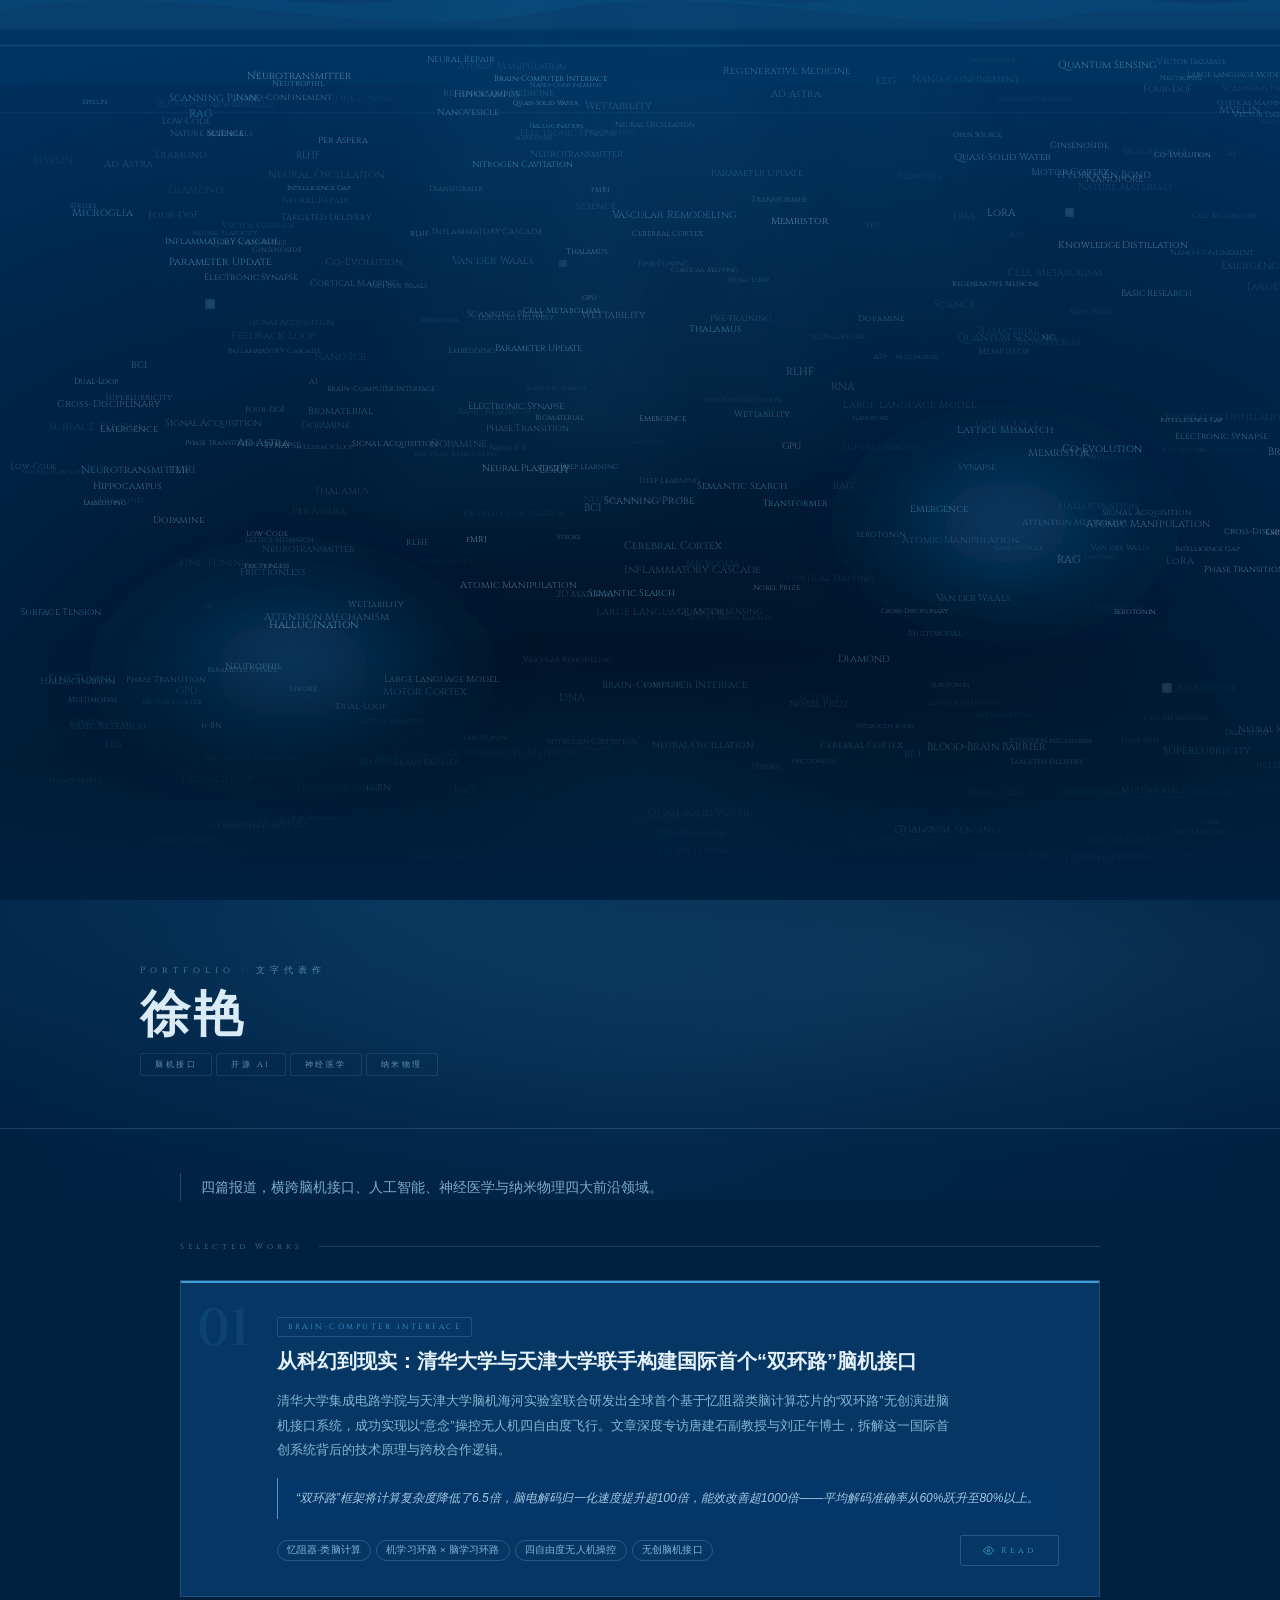
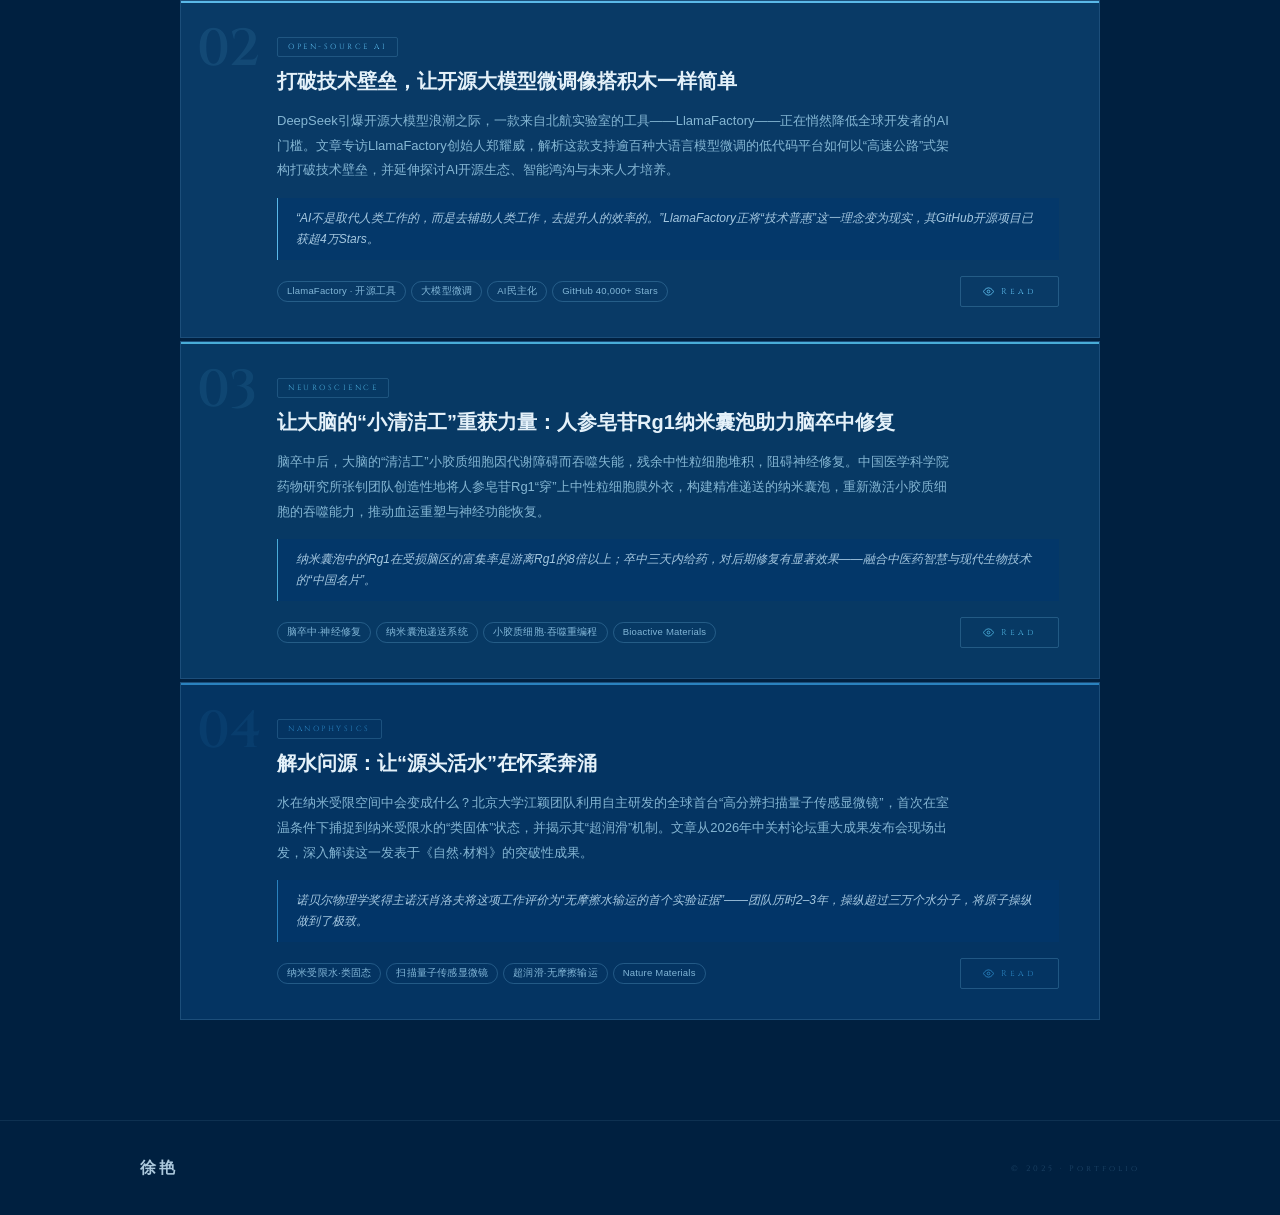
<file: index.html>
<!DOCTYPE html>
<html lang="zh-CN">
<head>
<meta charset="UTF-8">
<meta name="viewport" content="width=device-width, initial-scale=1.0">
<title>Portfolio · 文字代表作</title>
<link href="https://fonts.googleapis.com/css2?family=Cinzel:wght@400;600&display=swap" rel="stylesheet">
<style>
:root{
  --cinzel:'Cinzel','Trajan Pro','Times New Roman',serif;
  --hei:'PingFang SC','Microsoft YaHei','Heiti SC',sans-serif;
}
*{margin:0;padding:0;box-sizing:border-box;}
html{scroll-behavior:smooth;}
body{background:#002040;color:#ddeeff;font-family:var(--hei);overflow-x:hidden;}
#landing{cursor:none;}

/* ══════════════ LANDING ══════════════ */
#landing{position:relative;width:100%;height:100vh;min-height:560px;overflow:hidden;}

@keyframes rise{0%{transform:translateY(0);opacity:.7}100%{transform:translateY(-110vh);opacity:0}}
@keyframes glow{0%,100%{opacity:.22}50%{opacity:.75}}
@keyframes shimmer{0%,100%{opacity:.04}50%{opacity:.12}}
@keyframes drift{0%{transform:translateX(0)}50%{transform:translateX(10px)}100%{transform:translateX(0)}}
@keyframes wave1{
  0%{d:path("M0,30 C80,10 160,50 240,30 C320,10 400,50 480,30 C560,10 640,50 700,30 L700,80 L0,80 Z")}
  50%{d:path("M0,40 C80,60 160,20 240,40 C320,60 400,20 480,40 C560,60 640,20 700,40 L700,80 L0,80 Z")}
  100%{d:path("M0,30 C80,10 160,50 240,30 C320,10 400,50 480,30 C560,10 640,50 700,30 L700,80 L0,80 Z")}}
@keyframes wave2{
  0%{d:path("M0,40 C100,20 200,60 300,40 C400,20 500,60 600,40 C700,40 700,40 700,40 L700,80 L0,80 Z")}
  50%{d:path("M0,50 C100,70 200,30 300,50 C400,70 500,30 600,50 C700,50 700,50 700,50 L700,80 L0,80 Z")}
  100%{d:path("M0,40 C100,20 200,60 300,40 C400,20 500,60 600,40 C700,40 700,40 700,40 L700,80 L0,80 Z")}}

.wl{animation-timing-function:ease-in-out;animation-iteration-count:infinite;}
.bubble{position:absolute;border-radius:50%;animation:rise linear infinite;pointer-events:none;}

/* fade-to-deep at bottom of landing */
#landing::after{
  content:'';position:absolute;bottom:0;left:0;right:0;height:260px;
  background:linear-gradient(to bottom, transparent 0%, rgba(0,30,55,.6) 50%, #002040 100%);
  z-index:5;pointer-events:none;
}

/* cursor ring */
#cr{position:absolute;width:32px;height:32px;border-radius:50%;
  border:1px solid rgba(140,200,230,.4);pointer-events:none;z-index:30;
  transform:translate(-50%,-50%);opacity:0;transition:opacity .2s;}

/* ══════════════ PORTFOLIO ══════════════ */
#portfolio{position:relative;background:#002040;}

/* subtle continuation of depth ambiance */
#portfolio::before{
  content:'';position:absolute;top:0;left:0;right:0;height:300px;
  background:radial-gradient(ellipse at 30% 0%, rgba(36,140,210,.18) 0%, transparent 65%),
             radial-gradient(ellipse at 75% 20%, rgba(90,180,224,.12) 0%, transparent 60%),
             radial-gradient(ellipse at 50% 80%, rgba(26,100,170,.1) 0%, transparent 70%);
  pointer-events:none;z-index:0;
}

/* HEADER */
.pf-hd{position:relative;z-index:1;padding:64px 40px 52px;border-bottom:1px solid rgba(140,200,230,.2);}
@keyframes riseIn{from{opacity:0;transform:translateY(28px)}to{opacity:1;transform:translateY(0)}}
.pf-eyebrow,.pf-title,.pf-nav,.pf-intro p,.pf-label{opacity:0;}
.pf-eyebrow.in{animation:riseIn .7s ease forwards;}
.pf-title.in{animation:riseIn .8s ease forwards;animation-delay:.1s;}
.pf-nav.in{animation:riseIn .7s ease forwards;animation-delay:.2s;}
.pf-intro p.in{animation:riseIn .7s ease forwards;animation-delay:.05s;}
.pf-label.in{animation:riseIn .6s ease forwards;animation-delay:.1s;}
.pf-hd-inner{max-width:1000px;margin:0 auto;display:flex;justify-content:space-between;align-items:flex-end;gap:24px;flex-wrap:wrap;}
.pf-eyebrow{font-family:var(--cinzel);font-size:9px;letter-spacing:5px;color:rgba(140,200,230,.6);margin-bottom:14px;}
.pf-title{font-family:var(--cinzel);font-size:clamp(30px,5vw,50px);font-weight:600;color:rgba(230,246,255,.95);letter-spacing:3px;line-height:1;}
.pf-nav{display:flex;gap:4px;flex-wrap:wrap;margin-top:12px;}
.pf-nav a{font-family:var(--cinzel);font-size:8px;letter-spacing:2.5px;color:rgba(160,215,238,.6);
  text-decoration:none;padding:5px 14px;border:1px solid rgba(140,200,230,.14);border-radius:2px;
  transition:all .2s;white-space:nowrap;}
.pf-nav a:hover{color:rgba(220,238,255,.9);border-color:rgba(140,200,230,.4);}

/* INTRO */
.pf-intro{position:relative;z-index:1;max-width:1000px;margin:0 auto;padding:44px 40px 0;}
.pf-intro p{font-size:14px;line-height:2;color:rgba(160,210,235,.78);
  border-left:1px solid rgba(140,200,230,.25);padding-left:20px;}

/* SECTION LABEL */
.pf-label{position:relative;z-index:1;max-width:1000px;margin:0 auto;padding:40px 40px 0;
  display:flex;align-items:center;gap:16px;}
.pf-label span{font-family:var(--cinzel);font-size:8px;letter-spacing:4px;
  color:rgba(140,200,230,.5);white-space:nowrap;}
.pf-label hr{flex:1;border:none;border-top:1px solid rgba(140,200,230,.2);}

/* ARTICLES */
.pf-articles{position:relative;z-index:1;max-width:1000px;margin:0 auto;
  padding:28px 40px 100px;display:flex;flex-direction:column;gap:3px;}

/* CARD — glowing deep-sea panel */
.pf-card{
  position:relative;overflow:hidden;
  background:rgba(0,50,100,.65);
  border:1px solid rgba(100,170,210,.28);
  opacity:0;transform:translateY(24px);
  transition:opacity .65s ease, transform .65s ease, border-color .3s, box-shadow .3s;
}
.pf-card.in{opacity:1;transform:translateY(0);}
.pf-card:hover{border-color:rgba(100,170,210,.32);box-shadow:0 0 40px rgba(36,134,185,.08);}
.pf-card::before{content:'';position:absolute;top:0;left:0;right:0;height:2px;background:var(--cc);opacity:1;}

.pf-card:nth-child(1){--cc:#3a9ed5;--cg:rgba(58,158,213,.1);}
.pf-card:nth-child(2){--cc:#5ab8e8;--cg:rgba(90,184,232,.1);}
.pf-card:nth-child(3){--cc:#4aacd8;--cg:rgba(74,172,216,.1);}
.pf-card:nth-child(4){--cc:#2a82be;--cg:rgba(42,130,190,.1);}

.pf-card-inner{padding:34px 40px 30px 96px;position:relative;background:var(--cg);}
.pf-num{
  position:absolute;left:16px;top:22px;
  font-family:var(--cinzel);font-size:52px;font-weight:600;
  color:var(--cc);opacity:.12;line-height:1;
  pointer-events:none;user-select:none;
}
.pf-card-top{margin-bottom:13px;}
.pf-tag{font-family:var(--cinzel);font-size:7.5px;letter-spacing:2.5px;text-transform:uppercase;
  color:var(--cc);border:1px solid rgba(100,170,210,.25);padding:4px 10px;border-radius:2px;}
.pf-card-title{font-size:clamp(16px,2.1vw,20px);font-weight:700;line-height:1.5;
  color:rgba(235,248,255,.97);margin-bottom:13px;}
.pf-card-deck{font-size:13px;line-height:1.9;color:rgba(160,210,235,.82);margin-bottom:15px;max-width:680px;}
.pf-card-pull{
  border-left:1px solid var(--cc);padding:10px 18px;
  background:rgba(0,55,110,.5);
  font-size:12px;line-height:1.75;font-style:italic;
  color:rgba(200,232,250,.82);margin-bottom:16px;border-radius:0;
}
.pf-card-bottom{display:flex;align-items:center;justify-content:space-between;flex-wrap:wrap;gap:10px;}
.pf-hl-wrap{display:flex;flex-wrap:wrap;gap:5px;}
.pf-hl{font-size:9.5px;padding:3px 9px;border-radius:20px;
  border:1px solid rgba(100,170,210,.32);color:rgba(150,205,235,.85);letter-spacing:.2px;}
.pf-read{
  font-family:var(--cinzel);font-size:8.5px;letter-spacing:3px;
  color:var(--cc);text-decoration:none;padding:9px 22px;
  border:1px solid rgba(100,170,210,.3);border-radius:2px;
  transition:background .2s,color .2s,border-color .2s;flex-shrink:0;
  display:inline-flex;align-items:center;gap:7px;white-space:nowrap;
}
.pf-read:hover{background:var(--cc);color:#001830;border-color:var(--cc);}
.pf-read svg{width:11px;height:11px;}

/* FOOTER */
.pf-footer{position:relative;z-index:1;padding:36px 40px;border-top:1px solid rgba(140,200,230,.1);}
.pf-footer-inner{max-width:1000px;margin:0 auto;display:flex;justify-content:space-between;align-items:center;flex-wrap:wrap;gap:16px;}
.pf-footer-name{font-family:var(--cinzel);font-size:16px;font-weight:600;color:rgba(210,238,255,.82);letter-spacing:3px;}
.pf-footer-copy{font-family:var(--cinzel);font-size:8px;letter-spacing:3px;color:rgba(100,160,200,.3);}

@media(max-width:660px){
  .pf-hd,.pf-intro,.pf-label,.pf-articles,.pf-footer{padding-left:20px;padding-right:20px;}
  .pf-card-inner{padding:26px 20px 22px 20px;}
  .pf-num{display:none;}
  .pf-card-bottom{flex-direction:column;align-items:flex-start;}
}
</style>
</head>
<body>

<!-- ══════════════ LANDING ══════════════ -->
<section id="landing">
<svg style="position:absolute;inset:0;width:100%;height:100%;z-index:0" viewBox="0 0 700 560" preserveAspectRatio="xMidYMid slice" xmlns="http://www.w3.org/2000/svg">
  <defs>
    <radialGradient id="dp" cx="50%" cy="100%" r="100%">
      <stop offset="0%" stop-color="#000d1a"/><stop offset="45%" stop-color="#001830"/>
      <stop offset="75%" stop-color="#002548"/><stop offset="100%" stop-color="#003060"/>
    </radialGradient>
    <radialGradient id="sf" cx="50%" cy="0%" r="80%">
      <stop offset="0%" stop-color="#004e8c" stop-opacity=".4"/>
      <stop offset="100%" stop-color="#001830" stop-opacity="0"/>
    </radialGradient>
    <radialGradient id="o1" cx="50%" cy="50%" r="50%">
      <stop offset="0%" stop-color="#1a7abf" stop-opacity=".5"/>
      <stop offset="100%" stop-color="#001830" stop-opacity="0"/>
    </radialGradient>
    <filter id="b18"><feGaussianBlur stdDeviation="18"/></filter>
    <filter id="b8"><feGaussianBlur stdDeviation="8"/></filter>
    <filter id="b3"><feGaussianBlur stdDeviation="3"/></filter>
  </defs>
  <rect width="700" height="560" fill="url(#dp)"/>
  <rect width="700" height="560" fill="url(#sf)"/>
  <g style="animation:shimmer 6s ease-in-out infinite"><polygon points="255,0 305,0 375,320 205,320" fill="#3a9bd5" opacity=".04" filter="url(#b18)"/></g>
  <g style="animation:shimmer 7.5s ease-in-out infinite;animation-delay:1.4s"><polygon points="350,0 400,0 460,280 290,280" fill="#5ab4e0" opacity=".03" filter="url(#b18)"/></g>
  <g style="animation:shimmer 5s ease-in-out infinite;animation-delay:2s"><polygon points="460,0 510,0 555,220 415,220" fill="#4a9ec5" opacity=".025" filter="url(#b18)"/></g>
  <ellipse cx="160" cy="400" rx="130" ry="75" fill="url(#o1)" filter="url(#b18)" style="animation:glow 5s ease-in-out infinite"/>
  <ellipse cx="550" cy="320" rx="110" ry="65" fill="url(#o1)" filter="url(#b18)" style="animation:glow 6.5s ease-in-out infinite;animation-delay:1s"/>
  <ellipse cx="350" cy="480" rx="190" ry="85" fill="url(#o1)" filter="url(#b18)" opacity=".5"/>
  <circle cx="115" cy="200" r="2" fill="#7dd4f5" filter="url(#b3)" style="animation:glow 3s ease-in-out infinite"/>
  <circle cx="585" cy="150" r="1.8" fill="#b0d8f0" filter="url(#b3)" style="animation:glow 2.3s ease-in-out infinite;animation-delay:.6s"/>
  <circle cx="638" cy="410" r="2" fill="#aae0f8" filter="url(#b3)" style="animation:glow 3.4s ease-in-out infinite;animation-delay:.3s"/>
  <circle cx="308" cy="178" r="1.5" fill="#7dd4f5" filter="url(#b3)" style="animation:glow 2.5s ease-in-out infinite;animation-delay:2.1s"/>
  <ellipse cx="190" cy="8" rx="65" ry="6" fill="#5ab4e0" opacity=".18" filter="url(#b8)"/>
  <ellipse cx="420" cy="6" rx="85" ry="5" fill="#7dd4f5" opacity=".15" filter="url(#b8)"/>
  <ellipse cx="605" cy="10" rx="55" ry="5" fill="#5ab4e0" opacity=".12" filter="url(#b8)"/>
  <path class="wl" style="animation-name:wave1;animation-duration:4.2s" d="M0,30 C80,10 160,50 240,30 C320,10 400,50 480,30 C560,10 640,50 700,30 L700,80 L0,80 Z" fill="#004070" opacity=".55"/>
  <path class="wl" style="animation-name:wave2;animation-duration:5.3s;animation-delay:.6s" d="M0,40 C100,20 200,60 300,40 C400,20 500,60 600,40 C700,40 700,40 700,40 L700,80 L0,80 Z" fill="#00305a" opacity=".45"/>
  <path class="wl" style="animation-name:wave1;animation-duration:3.5s;animation-delay:1.2s" d="M0,20 C60,35 120,10 180,20 C280,38 380,8 480,20 C560,30 640,12 700,20 L700,50 L0,50 Z" fill="#5ab4e0" opacity=".09"/>
  <rect x="0" y="58" width="700" height="1.5" fill="#7dd4f5" opacity=".09" style="animation:drift 5s ease-in-out infinite"/>
  <rect x="0" y="95" width="700" height="1" fill="#5ab4e0" opacity=".06" style="animation:drift 7s ease-in-out infinite;animation-delay:1s"/>
</svg>
<canvas id="wc" style="position:absolute;inset:0;z-index:2;pointer-events:none;"></canvas>
<div id="bub" style="position:absolute;inset:0;z-index:3;pointer-events:none;"></div>
<div id="cr"></div>
</section>

<!-- ══════════════ PORTFOLIO ══════════════ -->
<section id="portfolio">

<header class="pf-hd">
  <div class="pf-hd-inner">
    <div>
      <div class="pf-eyebrow">Portfolio · 文字代表作</div>
      <div class="pf-title">徐艳</div>
      <nav class="pf-nav">
        <a href="#a1">脑机接口</a>
        <a href="#a2">开源 AI</a>
        <a href="#a3">神经医学</a>
        <a href="#a4">纳米物理</a>
      </nav>
    </div>
  </div>
</header>

<div class="pf-intro">
  <p>四篇报道，横跨脑机接口、人工智能、神经医学与纳米物理四大前沿领域。</p>
</div>
<div class="pf-label"><span>Selected Works</span><hr></div>

<main class="pf-articles">

  <article class="pf-card" id="a1">
    <div class="pf-card-inner">
      <div class="pf-num">01</div>
      <div class="pf-card-top"><span class="pf-tag">Brain-Computer Interface</span></div>
      <h2 class="pf-card-title">从科幻到现实：清华大学与天津大学联手构建国际首个&#x201C;双环路&#x201D;脑机接口</h2>
      <p class="pf-card-deck">清华大学集成电路学院与天津大学脑机海河实验室联合研发出全球首个基于忆阻器类脑计算芯片的&#x201C;双环路&#x201D;无创演进脑机接口系统，成功实现以&#x201C;意念&#x201D;操控无人机四自由度飞行。文章深度专访唐建石副教授与刘正午博士，拆解这一国际首创系统背后的技术原理与跨校合作逻辑。</p>
      <blockquote class="pf-card-pull">&#x201C;双环路&#x201D;框架将计算复杂度降低了6.5倍，脑电解码归一化速度提升超100倍，能效改善超1000倍——平均解码准确率从60%跃升至80%以上。</blockquote>
      <div class="pf-card-bottom">
        <div class="pf-hl-wrap">
          <span class="pf-hl">忆阻器·类脑计算</span><span class="pf-hl">机学习环路 × 脑学习环路</span>
          <span class="pf-hl">四自由度无人机操控</span><span class="pf-hl">无创脑机接口</span>
        </div>
        <a class="pf-read" href="https://mp.weixin.qq.com/s/SZNtCCaR6eCCwZowUO_xMg" target="_blank" rel="noopener">
          <svg viewBox="0 0 24 24" fill="none" stroke="currentColor" stroke-width="2"><path d="M1 12s4-8 11-8 11 8 11 8-4 8-11 8-11-8-11-8z"/><circle cx="12" cy="12" r="3"/></svg>Read
        </a>
      </div>
    </div>
  </article>

  <article class="pf-card" id="a2">
    <div class="pf-card-inner">
      <div class="pf-num">02</div>
      <div class="pf-card-top"><span class="pf-tag">Open-Source AI</span></div>
      <h2 class="pf-card-title">打破技术壁垒，让开源大模型微调像搭积木一样简单</h2>
      <p class="pf-card-deck">DeepSeek引爆开源大模型浪潮之际，一款来自北航实验室的工具——LlamaFactory——正在悄然降低全球开发者的AI门槛。文章专访LlamaFactory创始人郑耀威，解析这款支持逾百种大语言模型微调的低代码平台如何以&#x201C;高速公路&#x201D;式架构打破技术壁垒，并延伸探讨AI开源生态、智能鸿沟与未来人才培养。</p>
      <blockquote class="pf-card-pull">&#x201C;AI不是取代人类工作的，而是去辅助人类工作，去提升人的效率的。&#x201D;LlamaFactory正将&#x201C;技术普惠&#x201D;这一理念变为现实，其GitHub开源项目已获超4万Stars。</blockquote>
      <div class="pf-card-bottom">
        <div class="pf-hl-wrap">
          <span class="pf-hl">LlamaFactory · 开源工具</span><span class="pf-hl">大模型微调</span>
          <span class="pf-hl">AI民主化</span><span class="pf-hl">GitHub 40,000+ Stars</span>
        </div>
        <a class="pf-read" href="https://mp.weixin.qq.com/s/We4rGNE1n10vkmtbLFHdFA" target="_blank" rel="noopener">
          <svg viewBox="0 0 24 24" fill="none" stroke="currentColor" stroke-width="2"><path d="M1 12s4-8 11-8 11 8 11 8-4 8-11 8-11-8-11-8z"/><circle cx="12" cy="12" r="3"/></svg>Read
        </a>
      </div>
    </div>
  </article>

  <article class="pf-card" id="a3">
    <div class="pf-card-inner">
      <div class="pf-num">03</div>
      <div class="pf-card-top"><span class="pf-tag">Neuroscience</span></div>
      <h2 class="pf-card-title">让大脑的&#x201C;小清洁工&#x201D;重获力量：人参皂苷Rg1纳米囊泡助力脑卒中修复</h2>
      <p class="pf-card-deck">脑卒中后，大脑的&#x201C;清洁工&#x201D;小胶质细胞因代谢障碍而吞噬失能，残余中性粒细胞堆积，阻碍神经修复。中国医学科学院药物研究所张钊团队创造性地将人参皂苷Rg1&#x201C;穿&#x201D;上中性粒细胞膜外衣，构建精准递送的纳米囊泡，重新激活小胶质细胞的吞噬能力，推动血运重塑与神经功能恢复。</p>
      <blockquote class="pf-card-pull">纳米囊泡中的Rg1在受损脑区的富集率是游离Rg1的8倍以上；卒中三天内给药，对后期修复有显著效果——融合中医药智慧与现代生物技术的&#x201C;中国名片&#x201D;。</blockquote>
      <div class="pf-card-bottom">
        <div class="pf-hl-wrap">
          <span class="pf-hl">脑卒中·神经修复</span><span class="pf-hl">纳米囊泡递送系统</span>
          <span class="pf-hl">小胶质细胞·吞噬重编程</span><span class="pf-hl">Bioactive Materials</span>
        </div>
        <a class="pf-read" href="https://mp.weixin.qq.com/s/KZGT0HFLFQlMH1CdpnVE2w" target="_blank" rel="noopener">
          <svg viewBox="0 0 24 24" fill="none" stroke="currentColor" stroke-width="2"><path d="M1 12s4-8 11-8 11 8 11 8-4 8-11 8-11-8-11-8z"/><circle cx="12" cy="12" r="3"/></svg>Read
        </a>
      </div>
    </div>
  </article>

  <article class="pf-card" id="a4">
    <div class="pf-card-inner">
      <div class="pf-num">04</div>
      <div class="pf-card-top"><span class="pf-tag">Nanophysics</span></div>
      <h2 class="pf-card-title">解水问源：让&#x201C;源头活水&#x201D;在怀柔奔涌</h2>
      <p class="pf-card-deck">水在纳米受限空间中会变成什么？北京大学江颖团队利用自主研发的全球首台&#x201C;高分辨扫描量子传感显微镜&#x201D;，首次在室温条件下捕捉到纳米受限水的&#x201C;类固体&#x201D;状态，并揭示其&#x201C;超润滑&#x201D;机制。文章从2026年中关村论坛重大成果发布会现场出发，深入解读这一发表于《自然·材料》的突破性成果。</p>
      <blockquote class="pf-card-pull">诺贝尔物理学奖得主诺沃肖洛夫将这项工作评价为&#x201C;无摩擦水输运的首个实验证据&#x201D;——团队历时2&#x2013;3年，操纵超过三万个水分子，将原子操纵做到了极致。</blockquote>
      <div class="pf-card-bottom">
        <div class="pf-hl-wrap">
          <span class="pf-hl">纳米受限水·类固态</span><span class="pf-hl">扫描量子传感显微镜</span>
          <span class="pf-hl">超润滑·无摩擦输运</span><span class="pf-hl">Nature Materials</span>
        </div>
        <a class="pf-read" href="https://mp.weixin.qq.com/s/hnDv-5gJJLUz_6QRAeqYlA" target="_blank" rel="noopener">
          <svg viewBox="0 0 24 24" fill="none" stroke="currentColor" stroke-width="2"><path d="M1 12s4-8 11-8 11 8 11 8-4 8-11 8-11-8-11-8z"/><circle cx="12" cy="12" r="3"/></svg>Read
        </a>
      </div>
    </div>
  </article>

</main>

<footer class="pf-footer">
  <div class="pf-footer-inner">
    <div class="pf-footer-name">徐艳</div>
    <div class="pf-footer-copy">© 2025 · Portfolio</div>
  </div>
</footer>

</section>

<script>
(function(){
  var land  = document.getElementById('landing');
  var canvas= document.getElementById('wc');
  var ctx   = canvas.getContext('2d');
  var ring  = document.getElementById('cr');
  var W, H, mx=-9999, my=-9999;

  var POOL=['Memristor','Dual-Loop','Brain-Computer Interface','Motor Cortex','Synapse',
    'EEG','Neural Plasticity','Electronic Synapse','Signal Acquisition','Four-DoF',
    'Co-Evolution','Feedback Loop','Cortical Mapping','Neural Oscillation','Hippocampus',
    'Cerebral Cortex','Thalamus','Dopamine','Serotonin','Neurotransmitter',
    'Deep Learning','Large Language Model','Open Source','Fine-Tuning','Transformer',
    'Attention Mechanism','Parameter Update','Low-Code','Knowledge Distillation',
    'Vector Database','Emergence','Hallucination','RAG','RLHF','Pre-training',
    'LoRA','Multimodal','Embedding','Semantic Search','Intelligence Gap',
    'Microglia','Nanovesicle','Blood-Brain Barrier','Stroke','Neural Repair',
    'Vascular Remodeling','Neutrophil','Ginsenoside','Targeted Delivery',
    'Nitrogen Cavitation','Myelin','Inflammatory Cascade','Cell Metabolism',
    'Regenerative Medicine','Biomaterial','Quasi-Solid Water','Nano-Confinement',
    'Superlubricity','Quantum Sensing','Hydrogen Bond','Phase Transition',
    '2D Material','Scanning Probe','Frictionless','Atomic Manipulation',
    'Nano Ice','Lattice Mismatch','h-BN','Diamond','Van der Waals',
    'Surface Tension','Wettability','Nanopore','Nature Materials','Science',
    'Nobel Prize','Cross-Disciplinary','Basic Research','BCI','fMRI',
    'RNA','DNA','ATP','GPU','AI','Per Aspera','Ad Astra'];

  var COLS=['rgba(130,215,248,','rgba(165,212,238,','rgba(105,188,225,',
            'rgba(190,232,250,','rgba(115,178,215,','rgba(205,238,255,'];
  var FONT="'Cinzel','Trajan Pro','Times New Roman',serif";
  var particles=[];

  function resize(){
    W=canvas.width =land.offsetWidth;
    H=canvas.height=land.offsetHeight;
    buildP();
  }

  function buildP(){
    particles=[];
    for(var i=0;i<340;i++){
      var w=POOL[i%POOL.length], sz=6.5+Math.random()*4.5;
      particles.push({
        word:w, bx:16+Math.random()*(W-32), by:58+Math.random()*(H-90),
        ox:0,oy:0,vx:0,vy:0, sz:sz,
        col:COLS[Math.floor(Math.random()*COLS.length)],
        baseOp:0.10+Math.random()*0.36,
        phase:Math.random()*Math.PI*2,
        sx:0.00022+Math.random()*0.00032, sy:0.00015+Math.random()*0.00025,
        ax:4+Math.random()*10, ay:3+Math.random()*7
      });
    }
  }

  var t=0;
  function draw(){
    ctx.clearRect(0,0,W,H); t+=16; var R=95;
    for(var i=0;i<particles.length;i++){
      var p=particles[i];
      var nx=p.bx+Math.sin(t*p.sx+p.phase)*p.ax;
      var ny=p.by+Math.cos(t*p.sy+p.phase)*p.ay;
      var dx=nx-mx, dy=ny-my, dist=Math.sqrt(dx*dx+dy*dy);
      if(dist<R&&dist>1){
        var f=(1-dist/R)*3.4, a=Math.atan2(dy,dx);
        p.vx+=Math.cos(a)*f; p.vy+=Math.sin(a)*f;
      }
      p.vx*=0.84; p.vy*=0.84; p.ox+=p.vx; p.oy+=p.vy; p.ox*=0.90; p.oy*=0.90;
      var close=dist<R*1.3?Math.max(0,1-(dist/(R*1.3))):0;
      ctx.font='400 '+p.sz+'px '+FONT;
      ctx.fillStyle=p.col+(p.baseOp*(1-close*.7))+')';
      ctx.fillText(p.word,nx+p.ox,ny+p.oy);
    }
    requestAnimationFrame(draw);
  }

  land.addEventListener('mousemove',function(e){
    var r=land.getBoundingClientRect();
    mx=e.clientX-r.left; my=e.clientY-r.top;
    ring.style.left=mx+'px'; ring.style.top=my+'px'; ring.style.opacity='1';
  });
  land.addEventListener('mouseleave',function(){mx=-9999;my=-9999;ring.style.opacity='0';});

  /* bubbles */
  var bub=document.getElementById('bub');
  function mkB(){
    var b=document.createElement('div'); b.className='bubble';
    var sz=1.5+Math.random()*6, dur=8+Math.random()*10, del=Math.random()*5;
    var isR=Math.random()>.5;
    b.style.cssText=[
      'width:'+sz+'px','height:'+sz+'px',
      'left:'+(5+Math.random()*90)+'%',
      'bottom:'+(Math.random()*80)+'px',
      'opacity:'+(0.07+Math.random()*0.25),
      'animation-duration:'+dur+'s','animation-delay:'+del+'s',
      isR?'background:transparent;border:1px solid rgba(140,200,230,'+(0.15+Math.random()*.35)+')'
        :'background:rgba(140,200,230,'+(0.08+Math.random()*.18)+')'
    ].join(';');
    bub.appendChild(b);
    setTimeout(function(){b.remove();mkB();},(dur+del)*1000);
  }
  for(var i=0;i<20;i++) mkB();

  /* card reveal on scroll */
  var cards=document.querySelectorAll('.pf-card');
  var obs=new IntersectionObserver(function(entries){
    entries.forEach(function(e){
      if(e.isIntersecting){
        var idx=Array.prototype.indexOf.call(cards,e.target);
        setTimeout(function(){e.target.classList.add('in');},idx*100);
        obs.unobserve(e.target);
      }
    });
  },{threshold:0.08});
  cards.forEach(function(c){obs.observe(c);});

  resize(); draw();
  window.addEventListener('resize',resize);

  /* fade words as landing scrolls out */
  function onScroll(){
    var scrolled = window.scrollY;
    var landH    = land.offsetHeight;
    var progress = Math.min(1, scrolled / (landH * 0.55));
    var fade     = 1 - progress;
    canvas.style.opacity = fade;
    bub.style.opacity    = Math.max(0, fade * 1.2);
  }
  window.addEventListener('scroll', onScroll, {passive:true});

  /* staggered reveal for header text elements */
  var hdrEls = [
    document.querySelector('.pf-eyebrow'),
    document.querySelector('.pf-title'),
    document.querySelector('.pf-nav'),
    document.querySelector('.pf-intro p'),
    document.querySelector('.pf-label'),
  ].filter(Boolean);
  var hdrObs = new IntersectionObserver(function(entries){
    entries.forEach(function(e){
      if(e.isIntersecting){
        e.target.classList.add('in');
        hdrObs.unobserve(e.target);
      }
    });
  },{threshold:0.2});
  hdrEls.forEach(function(el){hdrObs.observe(el);});
})();
</script>
</body>
</html>
</file>
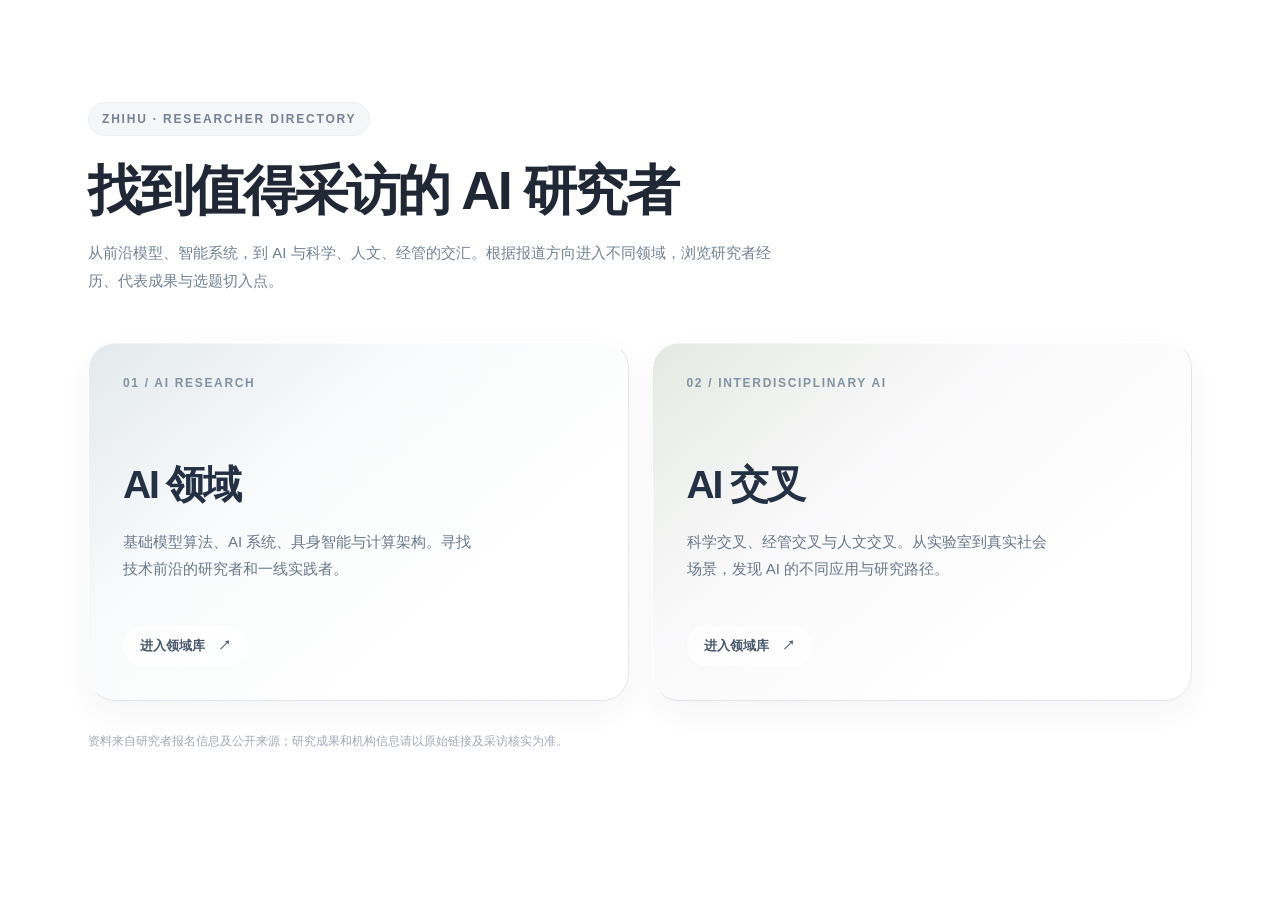
<file: ai-researchers/index.html>
<!DOCTYPE html>
<html lang="zh-CN">
<head>
<meta charset="utf-8">
<meta name="viewport" content="width=device-width, initial-scale=1">
<meta name="description" content="知乎 AI 研究者媒体报道候选库，按 AI 领域与 AI 交叉领域查找采访对象。">
<title>知乎｜AI 研究者媒体报道候选库</title>
<link rel="stylesheet" href="style.css?v=20261030-hub">
<style>
body{background:#fff}
.hub{max-width:1160px;margin:0 auto;padding:clamp(45px,8vw,112px) 28px 78px}
.hub-head{margin:0 0 45px}
.hub-kicker{display:inline-flex;letter-spacing:.15em;font-size:12px;color:#758196;font-weight:750;background:#f4f6f8;border:1px solid #eceff3;border-radius:30px;padding:9px 13px}
.hub h1{font-size:clamp(32px,4.8vw,54px);letter-spacing:-.046em;line-height:1.14;margin:24px 0 17px}
.hub .intro{color:#718093;line-height:1.9;max-width:690px;font-size:15px;margin:0}
.hub-grid{display:grid;grid-template-columns:repeat(2,minmax(0,1fr));gap:23px}
.hub-card{display:flex;flex-direction:column;min-height:360px;text-decoration:none;padding:34px;border:1px solid rgba(223,228,234,.9);border-top-color:#fff;border-left-color:#fff;border-radius:27px;position:relative;isolation:isolate;overflow:hidden;box-shadow:inset 0 1.5px 0 #fff,0 12px 30px rgba(39,50,65,.047);transition:transform .25s cubic-bezier(.2,.8,.2,1),box-shadow .25s ease,border-color .25s ease}
.hub-card.ai{background:linear-gradient(140deg,rgba(196,209,215,.48),rgba(230,236,239,.23) 36%,rgba(255,255,255,.92) 72%)}
.hub-card.cross{background:linear-gradient(140deg,rgba(202,214,200,.52),rgba(231,224,232,.20) 38%,rgba(255,255,255,.91) 73%)}
.hub-card:hover,.hub-card:focus-visible{transform:translateY(-7px) scale(1.016);box-shadow:0 26px 53px rgba(37,51,67,.095),inset 0 1px #fff;border-color:#d8e0e8;outline:none}
.hub-card .number{font-size:12px;font-weight:700;letter-spacing:.14em;color:#8292a1}
.hub-card .title{font-size:clamp(29px,3.2vw,39px);font-weight:800;color:#243145;letter-spacing:-.055em;margin-top:68px}
.hub-card .desc{font-size:15px;color:#66778a;line-height:1.8;margin:16px 0 28px;max-width:360px}
.hub-card .go{margin-top:auto;align-self:flex-start;background:rgba(255,255,255,.7);border:1px solid rgba(255,255,255,.95);padding:10px 16px;border-radius:999px;font-size:13px;font-weight:750;color:#48596c;transition:transform .25s}
.hub-card:hover .go{transform:translateX(5px)}
.hub-foot{font-size:12px;color:#a0a8b3;margin-top:32px}
@media(max-width:690px){.hub{padding:42px 18px 60px}.hub-grid{grid-template-columns:1fr;gap:16px}.hub-card{min-height:300px;padding:27px}.hub-card .title{margin-top:46px}}
@media(prefers-reduced-motion:reduce){.hub-card,.hub-card .go{transition:none}.hub-card:hover,.hub-card:focus-visible{transform:none}}
</style>
</head>
<body>
<main class="hub">
<header class="hub-head">
<span class="hub-kicker">ZHIHU · RESEARCHER DIRECTORY</span>
<h1>找到值得采访的 AI 研究者</h1>
<p class="intro">从前沿模型、智能系统，到 AI 与科学、人文、经管的交汇。根据报道方向进入不同领域，浏览研究者经历、代表成果与选题切入点。</p>
</header>
<section class="hub-grid" aria-label="选择研究者领域">
<a class="hub-card ai" href="ai.html"><span class="number">01 / AI RESEARCH</span><span class="title">AI 领域</span><span class="desc">基础模型算法、AI 系统、具身智能与计算架构。寻找技术前沿的研究者和一线实践者。</span><span class="go">进入领域库　↗</span></a>
<a class="hub-card cross" href="cross.html"><span class="number">02 / INTERDISCIPLINARY AI</span><span class="title">AI 交叉</span><span class="desc">科学交叉、经管交叉与人文交叉。从实验室到真实社会场景，发现 AI 的不同应用与研究路径。</span><span class="go">进入领域库　↗</span></a>
</section>
<p class="hub-foot">资料来自研究者报名信息及公开来源；研究成果和机构信息请以原始链接及采访核实为准。</p>
</main>
</body></html>
</file>
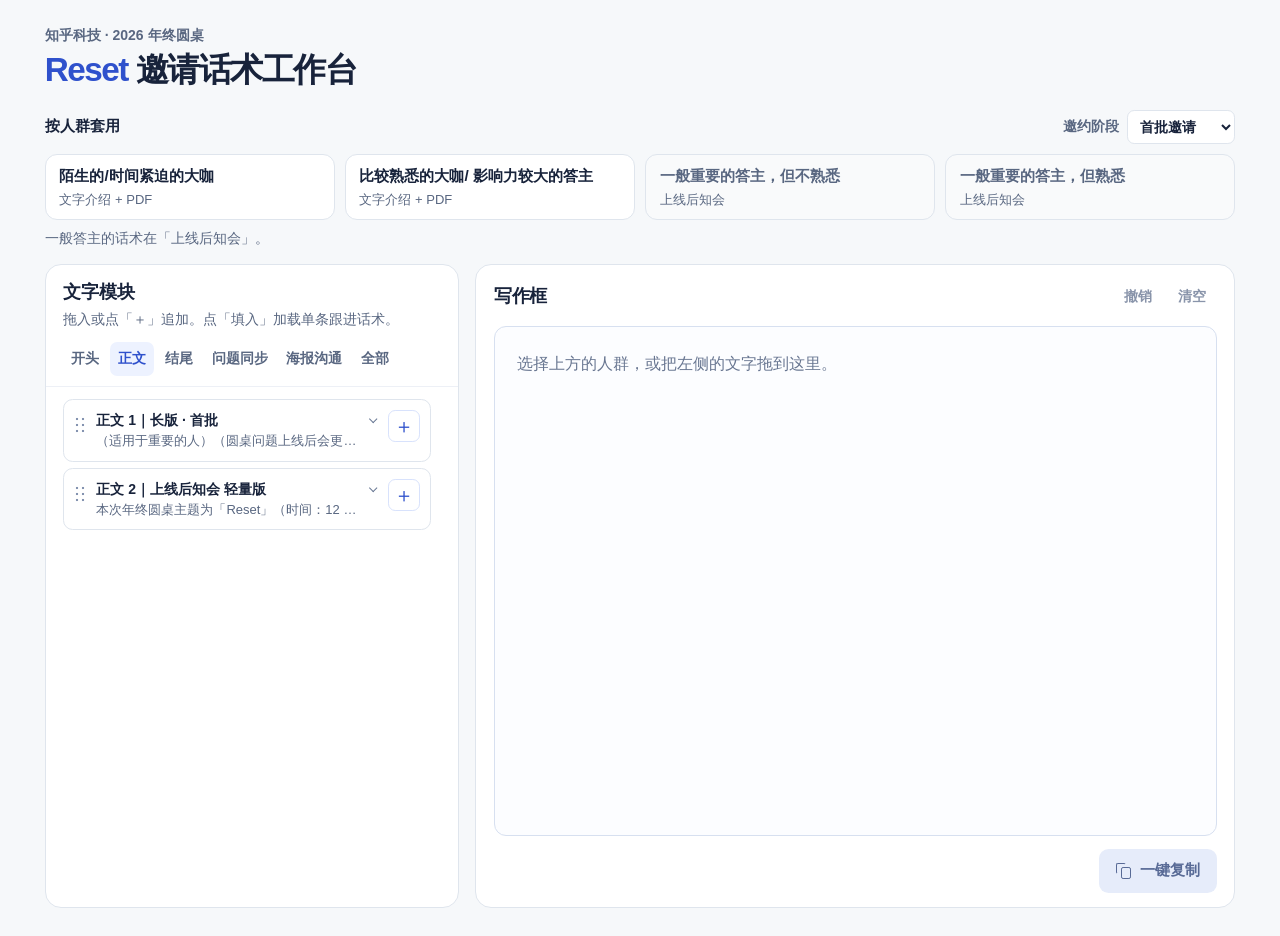
<file: reset-invitation-studio/index.html>
<!doctype html>
<html lang="zh-CN">
<head>
  <meta charset="utf-8">
  <meta name="viewport" content="width=device-width, initial-scale=1">
  <meta name="description" content="为知乎科技 2026 年终圆桌组合、编辑和复制邀请话术。">
  <title>Reset 邀请话术工作台</title>
  <style>
    :root {
      color-scheme: light;
      font-family: Inter, -apple-system, BlinkMacSystemFont, "PingFang SC", "Microsoft YaHei", "Noto Sans CJK SC", sans-serif;
      color: #18233b;
      background: #f6f8fa;
      --muted: #596781;
      --border: #dfe5ed;
      --accent: #2f51cc;
      --accent-light: #edf2ff;
      --white: #fff;
    }

    *, *::before, *::after { box-sizing: border-box; }
    [hidden] { display: none !important; }

    body {
      min-width: 18rem;
      min-height: 100vh;
      margin: 0;
      background: #f6f8fa;
    }

    h1, h2, h3, p { margin: 0; }

    button, select, textarea { color: inherit; font: inherit; }
    button { cursor: pointer; }
    button:disabled { cursor: default; }

    button:focus-visible, select:focus-visible, summary:focus-visible {
      outline: 2px solid var(--accent);
      outline-offset: 3px;
    }

    .workspace {
      max-width: 88rem;
      margin-inline: auto;
      padding: clamp(1.125rem, 2.1vw, 1.875rem) clamp(1rem, 3.5vw, 3rem) 1.75rem;
    }

    .event-name {
      margin-bottom: 0.4rem;
      color: var(--muted);
      font-size: 0.875rem;
      font-weight: 600;
    }

    h1 {
      font-size: clamp(1.65rem, 2.6vw, 2.1rem);
      font-weight: 750;
      line-height: 1.16;
      letter-spacing: -0.045em;
    }

    h1 span { color: var(--accent); }

    .presets { margin-block: 1.25rem 1rem; }

    .preset-header {
      display: flex;
      align-items: center;
      justify-content: space-between;
      gap: 0.75rem;
      margin-bottom: 0.625rem;
    }

    .presets h2 { font-size: 0.9375rem; }

    .batch-help {
      margin-top: 0.5rem;
      color: var(--muted);
      font-size: 0.875rem;
      line-height: 1.45;
    }

    .batch-picker {
      display: inline-flex;
      align-items: center;
      gap: 0.5rem;
      color: var(--muted);
      font-size: 0.875rem;
      font-weight: 600;
    }

    .batch-picker select {
      min-height: 2.125rem;
      padding: 0.3rem 0.5rem;
      border: 1px solid var(--border);
      border-radius: 0.45rem;
      background: var(--white);
      color: #18233b;
      cursor: pointer;
    }

    .preset-grid {
      display: grid;
      grid-template-columns: repeat(4, minmax(0, 1fr));
      gap: 0.625rem;
    }

    .preset {
      min-height: 4.125rem;
      padding: 0.625rem 0.85rem;
      border: 1px solid var(--border);
      border-radius: 0.75rem;
      background: var(--white);
      text-align: left;
      transition: border-color 120ms ease, background 120ms ease;
    }

    .preset:hover:not(:disabled) { border-color: #9aaddf; }
    .preset:disabled { background: #f9fafb; }
    .preset:disabled .preset-name { color: var(--muted); }

    .preset[aria-pressed="true"] {
      border-color: var(--accent);
      background: var(--accent-light);
    }

    .preset-name {
      display: block;
      font-size: 0.9625rem;
      font-weight: 700;
      line-height: 1.45;
    }

    .preset-channel {
      display: block;
      margin-top: 0.2rem;
      color: var(--muted);
      font-size: 0.8125rem;
      line-height: 1.4;
    }

    .studio {
      display: grid;
      grid-template-columns: minmax(20rem, 0.9fr) minmax(0, 1.65fr);
      gap: 1rem;
    }

    .panel {
      display: flex;
      flex-direction: column;
      height: clamp(31rem, calc(100dvh - 16rem), 49rem);
      min-width: 0;
      border: 1px solid var(--border);
      border-radius: 1rem;
      background: var(--white);
    }

    .panel-header { padding: 0.9rem 1.1rem 0.75rem; }

    .panel-header h2 {
      font-size: 1.125rem;
      line-height: 1.4;
      letter-spacing: -0.015em;
    }

    .panel-header p {
      margin-top: 0.25rem;
      color: var(--muted);
      font-size: 0.875rem;
      line-height: 1.5;
    }

    .module-filters {
      display: flex;
      flex-wrap: wrap;
      gap: 0.2rem;
      padding: 0 1.1rem 0.65rem;
      border-bottom: 1px solid #edf0f6;
    }

    .filter, .editor-action {
      min-height: 2.125rem;
      padding: 0.3rem 0.625rem;
      border: 1px solid transparent;
      border-radius: 0.45rem;
      background: transparent;
      color: var(--muted);
      font-size: 0.875rem;
      font-weight: 600;
    }

    .filter { padding-inline: 0.425rem; }
    .filter:hover, .editor-action:hover:not(:disabled) { background: #f2f5fb; }

    .filter[aria-pressed="true"] {
      background: var(--accent-light);
      color: var(--accent);
    }

    .module-list {
      flex: 1;
      min-height: 0;
      overflow-y: auto;
      overscroll-behavior-y: contain;
      scrollbar-gutter: stable;
      padding: 0.75rem 0.75rem 1rem 1.1rem;
    }

    .module-list[data-view="all"] .module-group + .module-group { margin-top: 1.1rem; }
    .module-list:not([data-view="all"]) .module-group h3 { display: none; }

    .module-group h3 {
      margin-bottom: 0.45rem;
      color: var(--muted);
      font-size: 0.875rem;
      font-weight: 700;
    }

    .module-card {
      display: grid;
      grid-template-columns: 0.75rem minmax(0, 1fr) 2rem;
      align-items: start;
      gap: 0.625rem;
      padding: 0.625rem;
      border: 1px solid var(--border);
      border-radius: 0.6rem;
      background: var(--white);
      cursor: grab;
    }

    .module-card + .module-card { margin-top: 0.375rem; }
    .module-card:hover { border-color: #aebadf; }
    .standalone-module { grid-template-columns: 0.75rem minmax(0, 1fr) auto; }
    .module-card.is-dragging { opacity: 0.55; cursor: grabbing; }

    .grip {
      width: 0.75rem;
      height: 1.125rem;
      margin-top: 0.38rem;
      background: radial-gradient(circle, #8493b0 1px, transparent 1.6px) 0 0 / 0.375rem 0.375rem;
    }

    .module-card summary {
      position: relative;
      padding-right: 0.875rem;
      list-style: none;
      cursor: pointer;
    }

    .module-card summary::-webkit-details-marker { display: none; }

    .module-card summary::after {
      position: absolute;
      top: 0.37rem;
      right: 0.15rem;
      width: 0.4rem;
      height: 0.4rem;
      border: solid #687894;
      border-width: 0 1.5px 1.5px 0;
      content: "";
      transform: rotate(45deg);
    }

    .module-card details[open] summary::after { transform: translateY(0.15rem) rotate(225deg); }

    .module-title {
      display: block;
      font-size: 0.875rem;
      font-weight: 700;
      line-height: 1.5;
      overflow-wrap: anywhere;
    }

    .module-snippet, .module-note {
      color: var(--muted);
      font-size: 0.8125rem;
      line-height: 1.5;
    }

    .module-snippet {
      display: block;
      overflow: hidden;
      text-overflow: ellipsis;
      white-space: nowrap;
    }

    .module-card details[open] .module-snippet { display: none; }

    .module-note { margin-top: 0.35rem; }

    .group-note {
      margin-bottom: 0.65rem;
      border: 1px solid var(--border);
      border-radius: 0.55rem;
      padding: 0.5rem 0.65rem;
      color: var(--muted);
      font-size: 0.875rem;
      line-height: 1.55;
    }

    .group-note summary { cursor: pointer; font-weight: 600; }
    .group-note p { margin-top: 0.35rem; }

    .module-reminder, .draft-reminder {
      padding: 0.55rem 0.7rem;
      border: 1px solid #efd9ab;
      border-radius: 0.5rem;
      background: #fff8e9;
      color: #72450e;
      font-size: 0.875rem;
      line-height: 1.5;
      overflow-wrap: anywhere;
    }

    .module-reminder { margin-top: 0.4rem; }
    .draft-reminder { margin: 0 1.1rem 0.625rem; }

    .module-text {
      margin-top: 0.4rem;
      font-size: 1rem;
      line-height: 1.65;
      white-space: pre-wrap;
      overflow-wrap: anywhere;
      cursor: text;
    }

    .add-button {
      display: grid;
      place-items: center;
      width: 2rem;
      height: 2rem;
      padding: 0;
      border: 1px solid #d8e2fc;
      border-radius: 0.45rem;
      background: var(--white);
      color: var(--accent);
      font-size: 1.25rem;
      line-height: 1;
    }

    .standalone-module .add-button {
      width: auto;
      padding-inline: 0.55rem;
      font-size: 0.8125rem;
      font-weight: 600;
    }

    .add-button:hover { background: var(--accent-light); }

    .compose-header {
      display: flex;
      justify-content: space-between;
      align-items: center;
      gap: 0.75rem;
    }

    .editor-actions { display: flex; gap: 0.25rem; }
    .editor-action:disabled { color: #8994aa; }

    .editor-frame {
      position: relative;
      display: flex;
      flex: 1;
      min-height: 0;
      margin: 0 1.1rem;
      border: 1px solid #d7e0f0;
      border-radius: 0.75rem;
      background: #fcfdff;
      transition: border-color 120ms ease, background 120ms ease;
    }

    .editor-frame:focus-within, .editor-frame.is-over {
      border-color: var(--accent);
      box-shadow: 0 0 0 2px #e2eaff;
    }

    .editor-frame.can-drop { border-color: var(--accent); border-style: dashed; }
    .editor-frame.is-over { background: var(--accent-light); }

    .drop-hint {
      position: absolute;
      right: 0.75rem;
      bottom: 0.75rem;
      display: none;
      padding: 0.45rem 0.65rem;
      border-radius: 0.45rem;
      background: var(--accent);
      color: var(--white);
      font-size: 0.875rem;
      font-weight: 600;
      pointer-events: none;
    }

    .editor-frame.is-over .drop-hint { display: block; }

    textarea {
      display: block;
      flex: 1;
      min-width: 0;
      min-height: 0;
      padding: clamp(0.9rem, 2vw, 1.375rem);
      resize: none;
      border: 0;
      border-radius: inherit;
      outline: none;
      background: transparent;
      font-size: 1rem;
      line-height: 1.85;
    }

    textarea::placeholder { color: #687691; }

    .editor-footer {
      display: flex;
      align-items: center;
      justify-content: space-between;
      gap: 0.75rem;
      padding: 0.8rem 1.1rem 0.9rem;
    }

    .feedback { color: #38558f; font-size: 0.875rem; line-height: 1.45; }

    .copy-button {
      display: inline-flex;
      flex: none;
      align-items: center;
      justify-content: center;
      gap: 0.55rem;
      min-height: 2.75rem;
      padding: 0.55rem 1rem;
      border: 1px solid transparent;
      border-radius: 0.6rem;
      background: var(--accent);
      color: var(--white);
      font-size: 0.9375rem;
      font-weight: 700;
    }

    .copy-button:hover:not(:disabled) { background: #233fa8; }
    .copy-button:disabled { background: #e6ecfa; color: #586a96; }

    .copy-icon {
      position: relative;
      display: block;
      width: 0.95rem;
      height: 1rem;
    }

    .copy-icon::before, .copy-icon::after {
      position: absolute;
      width: 0.63rem;
      height: 0.73rem;
      border: 1.5px solid currentColor;
      border-radius: 0.13rem;
      content: "";
    }

    .copy-icon::before { top: 0; left: 0; border-right-color: transparent; border-bottom-color: transparent; }
    .copy-icon::after { right: 0; bottom: 0; }

    @media (max-width: 56rem) {
      .preset-grid { grid-template-columns: repeat(2, minmax(0, 1fr)); }
      .studio { grid-template-columns: minmax(0, 1fr); }
      .panel { height: auto; }
      .module-list { max-height: 18rem; }
      .compose-panel { height: 32rem; }
    }

    @media (max-width: 29rem) {
      .workspace { padding-inline: 0.75rem; }
      .preset { padding-inline: 0.65rem; }
      .preset-name { font-size: 0.875rem; }
      .panel-header, .module-filters, .editor-footer { padding-inline: 0.85rem; }
      .module-list { padding-left: 0.85rem; }
      .editor-frame, .draft-reminder { margin-inline: 0.85rem; }
    }

    @media (prefers-reduced-motion: reduce) {
      *, *::before, *::after { transition: none !important; }
    }
  </style>
</head>
<body>
  <main class="workspace">
    <header>
      <p class="event-name">知乎科技 · 2026 年终圆桌</p>
      <h1><span>Reset</span> 邀请话术工作台</h1>
    </header>

    <section class="presets" aria-labelledby="presets-title">
      <div class="preset-header">
        <h2 id="presets-title">按人群套用</h2>
        <label class="batch-picker">
          邀约阶段
          <select id="release-batch" aria-describedby="batch-help">
            <option value="first" selected>首批邀请</option>
            <option value="live">上线后知会</option>
            <option value="second">第二批邀请</option>
          </select>
        </label>
      </div>
      <div class="preset-grid" id="presets"></div>
      <p class="batch-help" id="batch-help" hidden></p>
    </section>

    <div class="studio">
      <section class="panel" aria-labelledby="modules-title">
        <header class="panel-header">
          <h2 id="modules-title">文字模块</h2>
          <p>拖入或点「＋」追加。点「填入」加载单条跟进话术。</p>
        </header>
        <div class="module-filters" role="group" aria-label="筛选文字模块">
          <button class="filter" type="button" data-filter="opening" aria-pressed="false">开头</button>
          <button class="filter" type="button" data-filter="body" aria-pressed="true">正文</button>
          <button class="filter" type="button" data-filter="ending" aria-pressed="false">结尾</button>
          <button class="filter" type="button" data-filter="followup" aria-pressed="false">问题同步</button>
          <button class="filter" type="button" data-filter="poster" aria-pressed="false">海报沟通</button>
          <button class="filter" type="button" data-filter="all" aria-pressed="false">全部</button>
        </div>
        <div class="module-list" id="module-list" data-view="body"></div>
      </section>

      <section class="panel compose-panel" id="compose-panel" aria-labelledby="compose-title">
        <header class="panel-header compose-header">
          <h2 id="compose-title">写作框</h2>
          <div class="editor-actions">
            <button class="editor-action" id="undo" type="button" disabled>撤销</button>
            <button class="editor-action" id="clear" type="button" disabled>清空</button>
          </div>
        </header>
        <p class="draft-reminder" id="draft-reminder" role="note" hidden></p>
        <div class="editor-frame" id="editor-frame">
          <textarea id="editor" aria-label="邀请话术正文" placeholder="选择上方的人群，或把左侧的文字拖到这里。" spellcheck="false"></textarea>
          <span class="drop-hint" aria-hidden="true">松开后追加文字</span>
        </div>
        <footer class="editor-footer">
          <p class="feedback" id="feedback" role="status"></p>
          <button class="copy-button" id="copy" type="button" disabled>
            <span class="copy-icon" aria-hidden="true"></span>
            一键复制
          </button>
        </footer>
      </section>
    </div>
  </main>

  <template id="module-card-template">
    <article class="module-card" draggable="true">
      <span class="grip" aria-hidden="true"></span>
      <details>
        <summary>
          <span class="module-title"></span>
          <span class="module-snippet"></span>
        </summary>
        <p class="module-note" hidden></p>
        <p class="module-reminder" role="note" hidden></p>
        <p class="module-text"></p>
      </details>
      <button class="add-button" type="button">＋</button>
    </article>
  </template>

  <script>
    const moduleGroups = [
      { id: 'opening', title: '开头' },
      { id: 'body', title: '正文' },
      { id: 'ending', title: '结尾' },
      { id: 'followup', title: '问题同步', standalone: true },
      { id: 'poster', title: '海报沟通', standalone: true, note: '提前批嘉宾（这里是白包子猫理解提前批嘉宾一般是嘉宾里较为大牌的了，后续如果有后几批嘉宾也同样值得做海报，也可以用相同的话术）同意参加后，请各条线的负责人根据嘉宾的重要程度沟通收集信息制作开屏海报。' },
    ];

    const followupGreeting = '老师您好，本次圆桌活动的主推问题已经上线，欢迎您来回答：';
    const questionTracks = [
      {
        id: 'developers', title: '开发者',
        questions: [
          '开发者：作为开发者，AI Coding 给你带来了哪些前所未有的经历？',
          '从「古法编程」走到 AI 时代，你对程序员这份工作的认识发生了哪些变化？',
        ],
      },
      {
        id: 'embodied', title: '具身智能',
        questions: [
          '作为一名科技从业者，如何总结你的 2026？',
          '2026年，具身真的走向智能了吗？',
        ],
      },
      {
        id: 'models', title: '大模型',
        questions: [
          '作为一名科技从业者，如何总结你的 2026？',
          '2026 年，大模型是不是发展到头了？还能再发展吗？',
          '回看年初，Agent 的哪些变化超出了你的预期？明年发展速度会更快吗？',
        ],
      },
      {
        id: 'researchers', title: '研究者',
        questions: [
          '作为一名科技从业者，如何总结你的 2026？',
          '不看论文数量，你觉得自己今年最大的成长是什么？',
        ],
      },
    ];
    const questionSections = questionTracks.map(track =>
      ['【' + track.title + '】', ...track.questions.map(question => '· ' + question)].join('\n')
    );
    const questionReminder = '发送前补上对应的问题链接。';

    const modules = [
      {
        id: 'opening-a', group: 'opening', title: '开头 A｜重要 + 陌生大咖',
        text: 'XX 老师您好，我是知乎科技的 XX，冒昧打扰。之前关注过您在 XX 方向的工作，2026年收官之际，知乎科技即将举办年终线上圆桌活动，想诚挚邀请您参与。',
      },
      {
        id: 'opening-b', group: 'opening', title: '开头 B｜重要 + 熟悉大咖/大V',
        text: 'XX 老师您好，年底将至，知乎科技这边正在筹备今年的年终线上圆桌，想诚挚邀请您参与。',
      },
      {
        id: 'opening-c', group: 'opening', title: '开头 C｜一般重要 + 不熟悉答主',
        text: 'XX 老师您好，我是知乎科技的 XX，一直关注您在站内的专业分享。年底将至，知乎科技推出了 2026 年终圆桌策划，想来邀请您参与。',
      },
      {
        id: 'opening-d', group: 'opening', title: '开头 D｜一般重要 + 熟悉答主',
        text: 'XX 好！知乎科技今年的年终圆桌马上启动了，来问问你今年有没有兴趣一起参与。',
      },
      {
        id: 'body-1', group: 'body', title: '正文 1｜长版 · 首批',
        note: '（适用于重要的人）（圆桌问题上线后会更新新的话术）',
        text: `今年的主题是「Reset」。我们想和科技从业者一起回顾在这一年发生的真实的经历、思考与取舍。
去年，知乎科技年终活动累计收获了 12w+ 互动与 1000w+ 全网曝光，希望今年也能借此契机，让您的年终回顾与思考被更多人看见。

为了不占用您太多时间，核心信息整理如下：

📅 时间安排
圆桌于 12 月 8 日上线。精选集将于 2026 年 12 月 28 日上线。如果时间方便，期待您在 12 月 14 日前完成创作，方便我们提前安排内容精选和传播。

💬 可参考的讨论方向
· 个人感受：总结你的 2026，聊聊这一年的真实体感与关键选择；
· 行业变化：分享您这一年对 AI 行业「潮起潮落」的观察与思考；
· 专业判断：聊聊您对当下格局变化中的取舍和思考。

✍️ 怎么参与
待相关问题正式上线，我们会第一时间给您发送链接，届时您可以挑选最感兴趣的重点问题作答（篇幅不限，我们也可以协助您敲定选题、梳理结构）。


📣 平台支持
圆桌主页嘉宾展示、年度专题精选、官方账号及外媒矩阵传播，以及站内专属流量扶持等。`,
      },
      {
        id: 'body-2', group: 'body', title: '正文 2｜上线后知会 轻量版',
        text: `本次年终圆桌主题为「Reset」（时间：12 月 8 日起），围绕个人感受、行业变化、专业判断三个方向，邀请科技从业者一起复盘 2026。
参与方式很灵活，您可以挑选圆桌里感兴趣的问题作答，或者自己发起新问题都可以（篇幅不限）。优质内容会获得圆桌首页露出、官方流量扶持、超赞包奖励，以及知乎官号和外部矩阵的传播推荐。`,
      },
      {
        id: 'ending-pdf-first', group: 'ending', title: '结尾 1｜配PDF · 首批',
        note: '（重要的人）',
        reminder: '❗需要在问题提出之后回溯发出邀请的人，同步问题链接',
        text: `完整的邀请函和往期参考放在附件 PDF 里/飞书文档了，供您参考，期待您的参与~`,
      },
      {
        id: 'ending-pdf-second', group: 'ending', title: '结尾 1｜配PDF · 第二批',
        note: '（重要的人）',
        text: `完整的邀请函和往期参考放在附件 PDF 里了，供您参考。
如果您有兴趣参与，希望尽量能在 12 月 21日前完成发布；发布后把链接同步给我就好，我这边好及时为您安排圆桌收录、流量扶持和相关资源推介等。`,
      },
      {
        id: 'ending-roundtable-live', group: 'ending', title: '结尾2｜上线后知会 不重要的人',
        reminder: '发送前补上圆桌链接。',
        text: '具体的问题列表直接看圆桌页就行：[圆桌链接]。有想聊的题尽量在 12 月 18号前发出来哈～发完记得把链接发我，我好第一时间帮你安排圆桌收录、流量扶持和相关资源推介哦',
      },
      {
        id: 'followup-all', group: 'followup', title: '主推问题｜全部方向',
        note: '问题上线后同步相关链接',
        reminder: questionReminder,
        text: [followupGreeting, ...questionSections].join('\n\n'),
      },
      ...questionTracks.map((track, index) => ({
        id: 'followup-' + track.id,
        group: 'followup',
        title: '主推问题｜' + track.title,
        reminder: questionReminder,
        preview: track.questions[0],
        text: [followupGreeting, questionSections[index]].join('\n\n'),
      })),
      {
        id: 'poster-consent', group: 'poster', title: '海报沟通｜询问授权',
        text: '活动期间我们想为您定制一张专属的活动开屏海报，届时开屏海报也会跳转到您的相关回答上，为您的回答带来曝光~不知道您这边是否方便授权支持？',
      },
      {
        id: 'poster-details', group: 'poster', title: '海报沟通｜收集信息',
        note: '（如同意）',
        text: `好嘞，感谢老师支持！麻烦您有空时发我以下几项信息，我这边同步给设计同学制作，成稿后会第一时间发您确认：

· 署名方式：姓名 / 常用昵称
· 头衔 / 简介：用于海报展示的职务或身份介绍
· 所属机构：机构名称（选填）
· 个人照片：1 张清晰、可公开使用的个人照（半身或正脸尤佳）`,
      },
    ];

    const presets = [
      { name: '陌生的/时间紧迫的大咖', audience: 'important', opening: 'opening-a' },
      { name: '比较熟悉的大咖/ 影响力较大的答主', audience: 'important', opening: 'opening-b' },
      { name: '一般重要的答主，但不熟悉', audience: 'general', opening: 'opening-c' },
      { name: '一般重要的答主，但熟悉', audience: 'general', opening: 'opening-d' },
    ];

    const batchTemplates = {
      first: {
        important: { modules: ['body-1', 'ending-pdf-first'], channel: '文字介绍 + PDF' },
      },
      live: {
        important: { modules: ['followup-all'], channel: '同步主推问题', standalone: true },
        general: { modules: ['body-2', 'ending-roundtable-live'], channel: '文字介绍+圆桌页面' },
      },
      second: {
        important: { modules: ['body-2', 'ending-pdf-second'], channel: '文字介绍 + PDF' },
      },
    };

    const batchHelpText = {
      first: '一般答主的话术在「上线后知会」。',
      second: '第二批暂用轻量版正文，长版待更新。',
    };

    const editor = document.getElementById('editor');
    const editorFrame = document.getElementById('editor-frame');
    const composePanel = document.getElementById('compose-panel');
    const presetList = document.getElementById('presets');
    const releaseBatch = document.getElementById('release-batch');
    const batchHelp = document.getElementById('batch-help');
    const draftReminder = document.getElementById('draft-reminder');
    const moduleList = document.getElementById('module-list');
    const cardTemplate = document.getElementById('module-card-template');
    const undoButton = document.getElementById('undo');
    const clearButton = document.getElementById('clear');
    const copyButton = document.getElementById('copy');
    const feedback = document.getElementById('feedback');
    const modulesById = new Map(modules.map(module => [module.id, module]));
    const batches = Array.from(releaseBatch.options, option => option.value);
    let selectedBatch = releaseBatch.value;
    let activePreset = null;
    let activeReminder = '';
    let previousDraft = null;
    let draggedModule = null;

    function updateControls(message = '') {
      for (const button of presetList.children) {
        const index = Number(button.dataset.preset);
        const template = batchTemplates[selectedBatch][presets[index].audience];
        button.setAttribute('aria-pressed', String(index === activePreset));
        button.disabled = !template;
        button.querySelector('.preset-channel').textContent = template?.channel ?? '上线后知会';
      }
      batchHelp.textContent = batchHelpText[selectedBatch] ?? '';
      batchHelp.hidden = !batchHelp.textContent;
      draftReminder.textContent = activeReminder;
      draftReminder.hidden = !activeReminder;
      undoButton.disabled = previousDraft === null;
      clearButton.disabled = editor.value.length === 0;
      copyButton.disabled = editor.value.length === 0;
      feedback.textContent = message;
    }

    function changeDraft(text, preset, message, { reminder = activeReminder, batchToRestore = null } = {}) {
      if (editor.value !== text || activePreset !== preset || activeReminder !== reminder) {
        previousDraft = {
          text: editor.value,
          preset: activePreset,
          reminder: activeReminder,
          batch: batchToRestore,
        };
        editor.value = text;
        activePreset = preset;
        activeReminder = reminder;
      }
      updateControls(message);
    }

    function appendModule(module) {
      let separator = '';
      if (editor.value && !editor.value.endsWith('\n\n')) {
        separator = editor.value.endsWith('\n') ? '\n' : '\n\n';
      }
      const reminder = module.reminder ?? (module.group === 'ending' ? '' : activeReminder);
      changeDraft(editor.value + separator + module.text, activePreset, '已追加' + module.title.split('｜')[0], { reminder });
      editor.setSelectionRange(editor.value.length, editor.value.length);
      editor.scrollTop = editor.scrollHeight;
    }

    function getPresetDraft(preset, batch) {
      const template = batchTemplates[batch][preset.audience];
      if (!template) return null;

      const ids = template.standalone ? template.modules : [preset.opening, ...template.modules];
      const parts = ids.map(id => modulesById.get(id));
      return {
        text: parts.map(module => module.text).join('\n\n'),
        reminder: parts.find(module => module.reminder)?.reminder ?? '',
      };
    }

    function fillDraft(draft, preset = null) {
      changeDraft(draft.text, preset, '已填入话术', { reminder: draft.reminder ?? '' });
      editor.setSelectionRange(0, 0);
      editor.scrollTop = 0;
      if (window.matchMedia('(max-width: 56rem)').matches) {
        composePanel.scrollIntoView({ block: 'start' });
      }
    }

    function selectPreset(index) {
      const draft = getPresetDraft(presets[index], selectedBatch);
      if (draft) fillDraft(draft, index);
    }

    releaseBatch.addEventListener('change', () => {
      const previousBatch = selectedBatch;
      selectedBatch = releaseBatch.value;
      const preset = presets[activePreset];
      const nextDraft = preset ? getPresetDraft(preset, selectedBatch) : null;
      if (!nextDraft) {
        updateControls();
        return;
      }

      const matchesPreset = batches.some(batch => editor.value === getPresetDraft(preset, batch)?.text);
      if (!matchesPreset) {
        updateControls('点选人群可套用所选批次');
        return;
      }

      changeDraft(nextDraft.text, activePreset, '已切换邀约阶段', {
        reminder: nextDraft.reminder,
        batchToRestore: previousBatch,
      });
    });

    presets.forEach((preset, index) => {
      const button = document.createElement('button');
      const name = document.createElement('span');
      const channel = document.createElement('span');
      button.className = 'preset';
      button.type = 'button';
      button.dataset.preset = index;
      button.setAttribute('aria-pressed', 'false');
      name.className = 'preset-name';
      name.textContent = preset.name;
      channel.className = 'preset-channel';
      button.append(name, channel);
      button.addEventListener('click', () => selectPreset(index));
      presetList.append(button);
    });
    updateControls();

    for (const group of moduleGroups) {
      const section = document.createElement('section');
      const heading = document.createElement('h3');
      section.className = 'module-group';
      section.dataset.group = group.id;
      section.hidden = moduleList.dataset.view !== 'all' && moduleList.dataset.view !== group.id;
      heading.textContent = group.title;
      section.append(heading);

      if (group.note) {
        const notice = document.createElement('details');
        const label = document.createElement('summary');
        const content = document.createElement('p');
        notice.className = 'group-note';
        label.textContent = '开屏海报制作说明';
        content.textContent = group.note;
        notice.append(label, content);
        section.append(notice);
      }

      for (const module of modules.filter(item => item.group === group.id)) {
        const card = cardTemplate.content.firstElementChild.cloneNode(true);
        const note = card.querySelector('.module-note');
        const addButton = card.querySelector('.add-button');
        card.querySelector('.module-title').textContent = module.title;
        card.querySelector('.module-snippet').textContent = module.note ?? module.preview ?? module.text.split('\n')[0];
        card.querySelector('.module-text').textContent = module.text;
        if (module.note) {
          note.textContent = module.note;
          note.hidden = false;
        }
        if (module.reminder) {
          const reminder = card.querySelector('.module-reminder');
          reminder.textContent = module.reminder;
          reminder.hidden = false;
        }
        if (group.standalone) {
          card.classList.add('standalone-module');
          addButton.textContent = '填入';
          addButton.setAttribute('aria-label', '填入' + module.title);
          addButton.title = '单独填入写作框';
          addButton.addEventListener('click', () => fillDraft(module));
        } else {
          addButton.setAttribute('aria-label', '追加' + module.title);
          addButton.title = '追加到写作框';
          addButton.addEventListener('click', () => appendModule(module));
        }
        card.addEventListener('dragstart', event => {
          if (event.target !== card) return;
          draggedModule = module;
          event.dataTransfer.effectAllowed = 'copy';
          event.dataTransfer.setData('text/plain', module.text);
          card.classList.add('is-dragging');
          editorFrame.classList.add('can-drop');
        });
        card.addEventListener('dragend', () => {
          draggedModule = null;
          card.classList.remove('is-dragging');
          editorFrame.classList.remove('can-drop', 'is-over');
        });
        section.append(card);
      }
      moduleList.append(section);
    }

    const filters = document.querySelectorAll('[data-filter]');
    for (const filter of filters) {
      filter.addEventListener('click', () => {
        moduleList.dataset.view = filter.dataset.filter;
        for (const button of filters) {
          button.setAttribute('aria-pressed', String(button === filter));
        }
        for (const group of moduleList.children) {
          group.hidden = moduleList.dataset.view !== 'all' && group.dataset.group !== moduleList.dataset.view;
        }
        moduleList.scrollTop = 0;
      });
    }

    editorFrame.addEventListener('dragover', event => {
      if (!draggedModule) return;
      event.preventDefault();
      event.dataTransfer.dropEffect = 'copy';
      editorFrame.classList.add('is-over');
    });

    editorFrame.addEventListener('dragleave', event => {
      if (!editorFrame.contains(event.relatedTarget)) editorFrame.classList.remove('is-over');
    });

    editorFrame.addEventListener('drop', event => {
      if (!draggedModule) return;
      event.preventDefault();
      editorFrame.classList.remove('is-over');
      editor.focus({ preventScroll: true });
      appendModule(draggedModule);
    });

    editor.addEventListener('input', () => {
      previousDraft = null;
      if (!editor.value) {
        activePreset = null;
        activeReminder = '';
      }
      updateControls();
    });

    clearButton.addEventListener('click', () => {
      changeDraft('', null, '已清空写作框', { reminder: '' });
      editor.focus({ preventScroll: true });
    });

    undoButton.addEventListener('click', () => {
      if (!previousDraft) return;
      editor.value = previousDraft.text;
      activePreset = previousDraft.preset;
      activeReminder = previousDraft.reminder;
      if (previousDraft.batch) {
        selectedBatch = previousDraft.batch;
        releaseBatch.value = selectedBatch;
      }
      previousDraft = null;
      updateControls('已恢复上一版话术');
      editor.focus({ preventScroll: true });
    });

    copyButton.addEventListener('click', async () => {
      const text = editor.value;
      if (!text) return;
      try {
        await navigator.clipboard.writeText(text);
        feedback.textContent = '已复制到剪贴板';
      } catch {
        const start = editor.selectionStart;
        const end = editor.selectionEnd;
        editor.focus({ preventScroll: true });
        editor.select();
        let copied = false;
        try { copied = document.execCommand('copy'); } catch {}
        if (copied) {
          editor.setSelectionRange(start, end);
          copyButton.focus({ preventScroll: true });
          feedback.textContent = '已复制到剪贴板';
        } else {
          feedback.textContent = '已选中全文，可以手动复制';
        }
      }
    });
  </script>
</body>
</html>
</file>
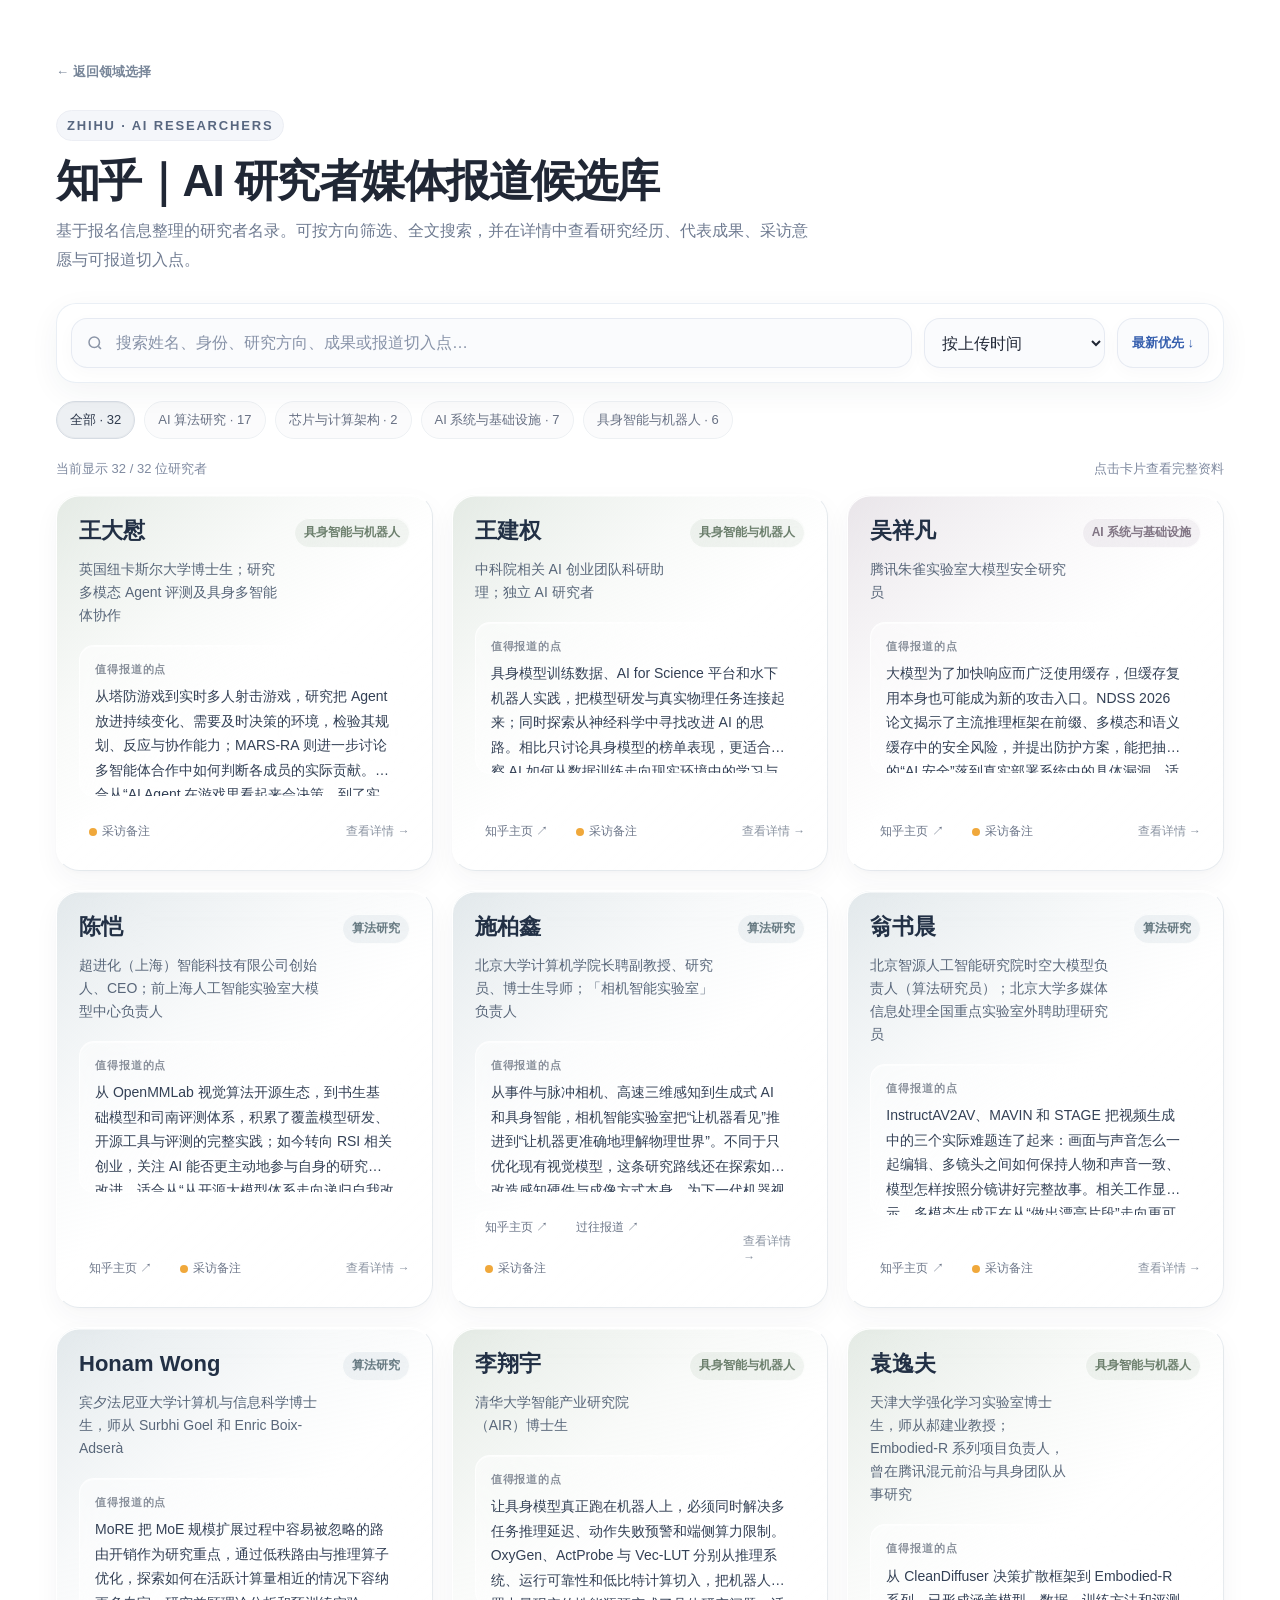
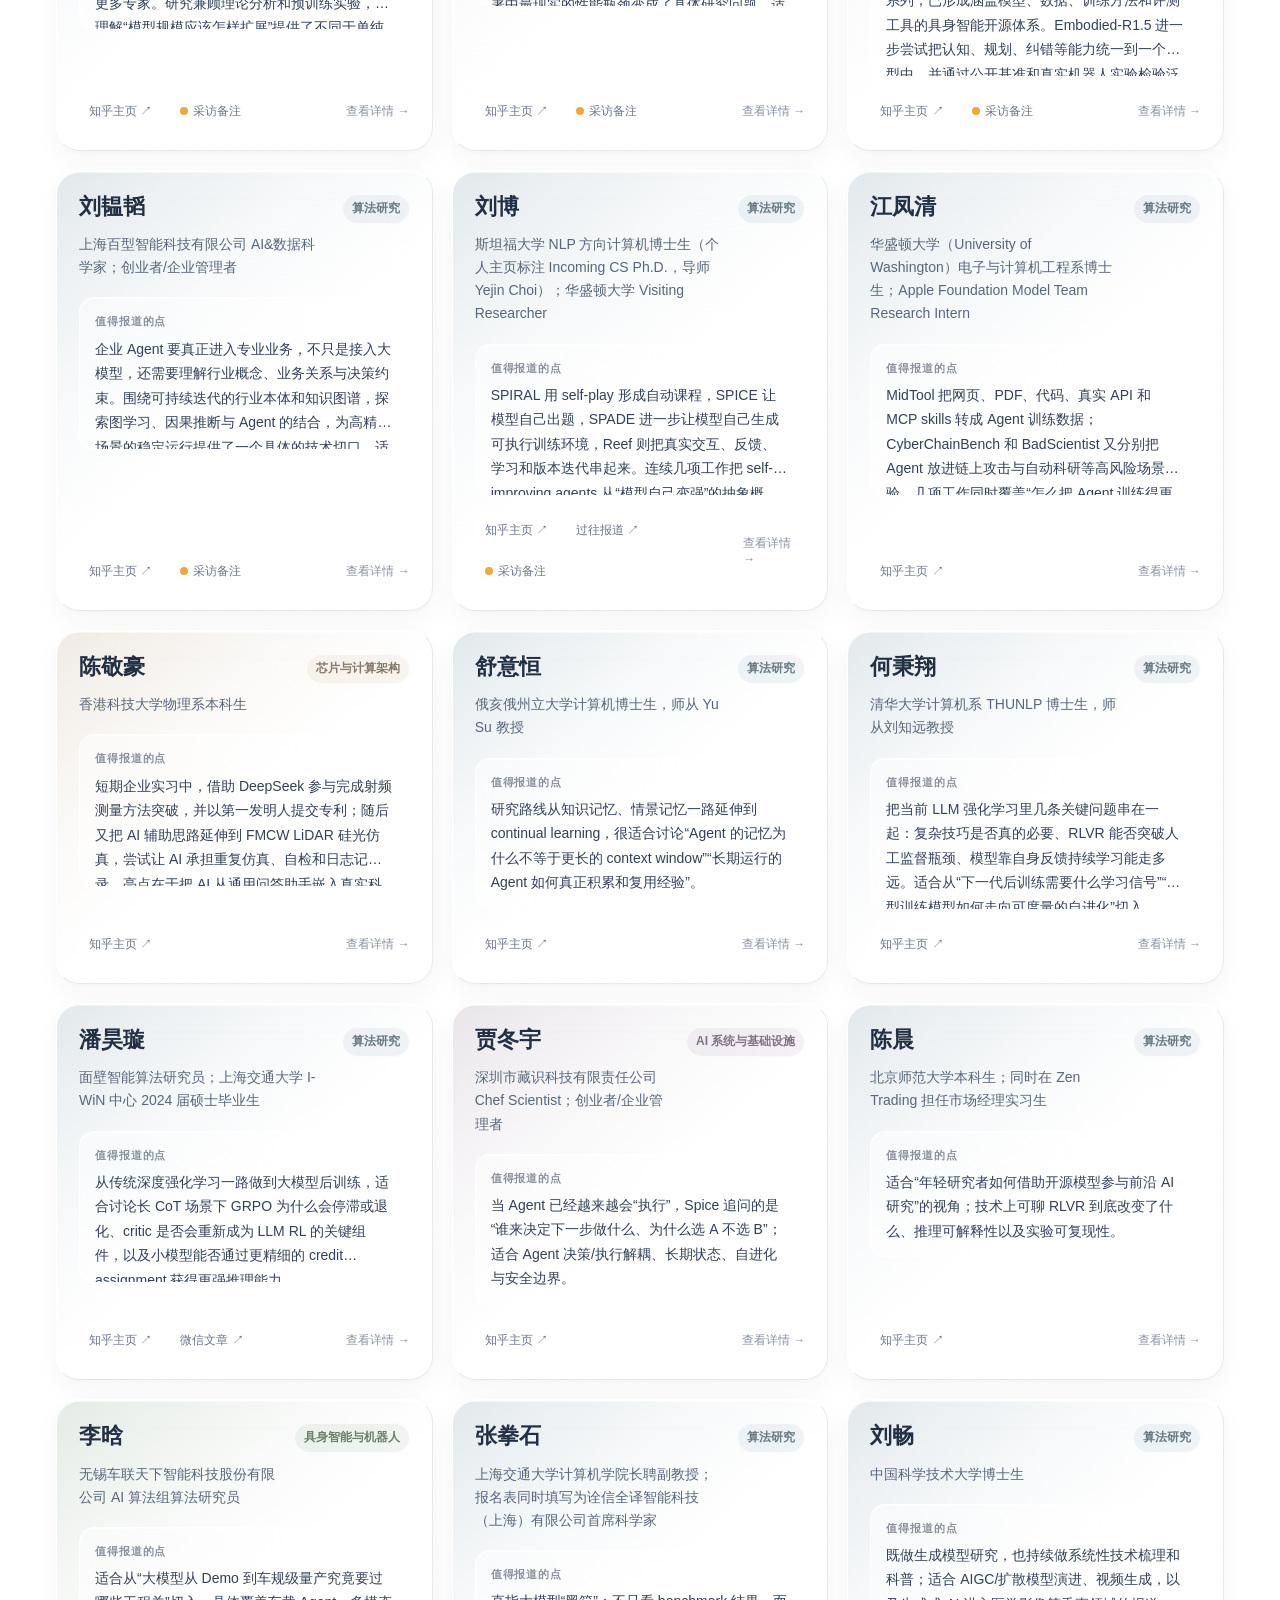
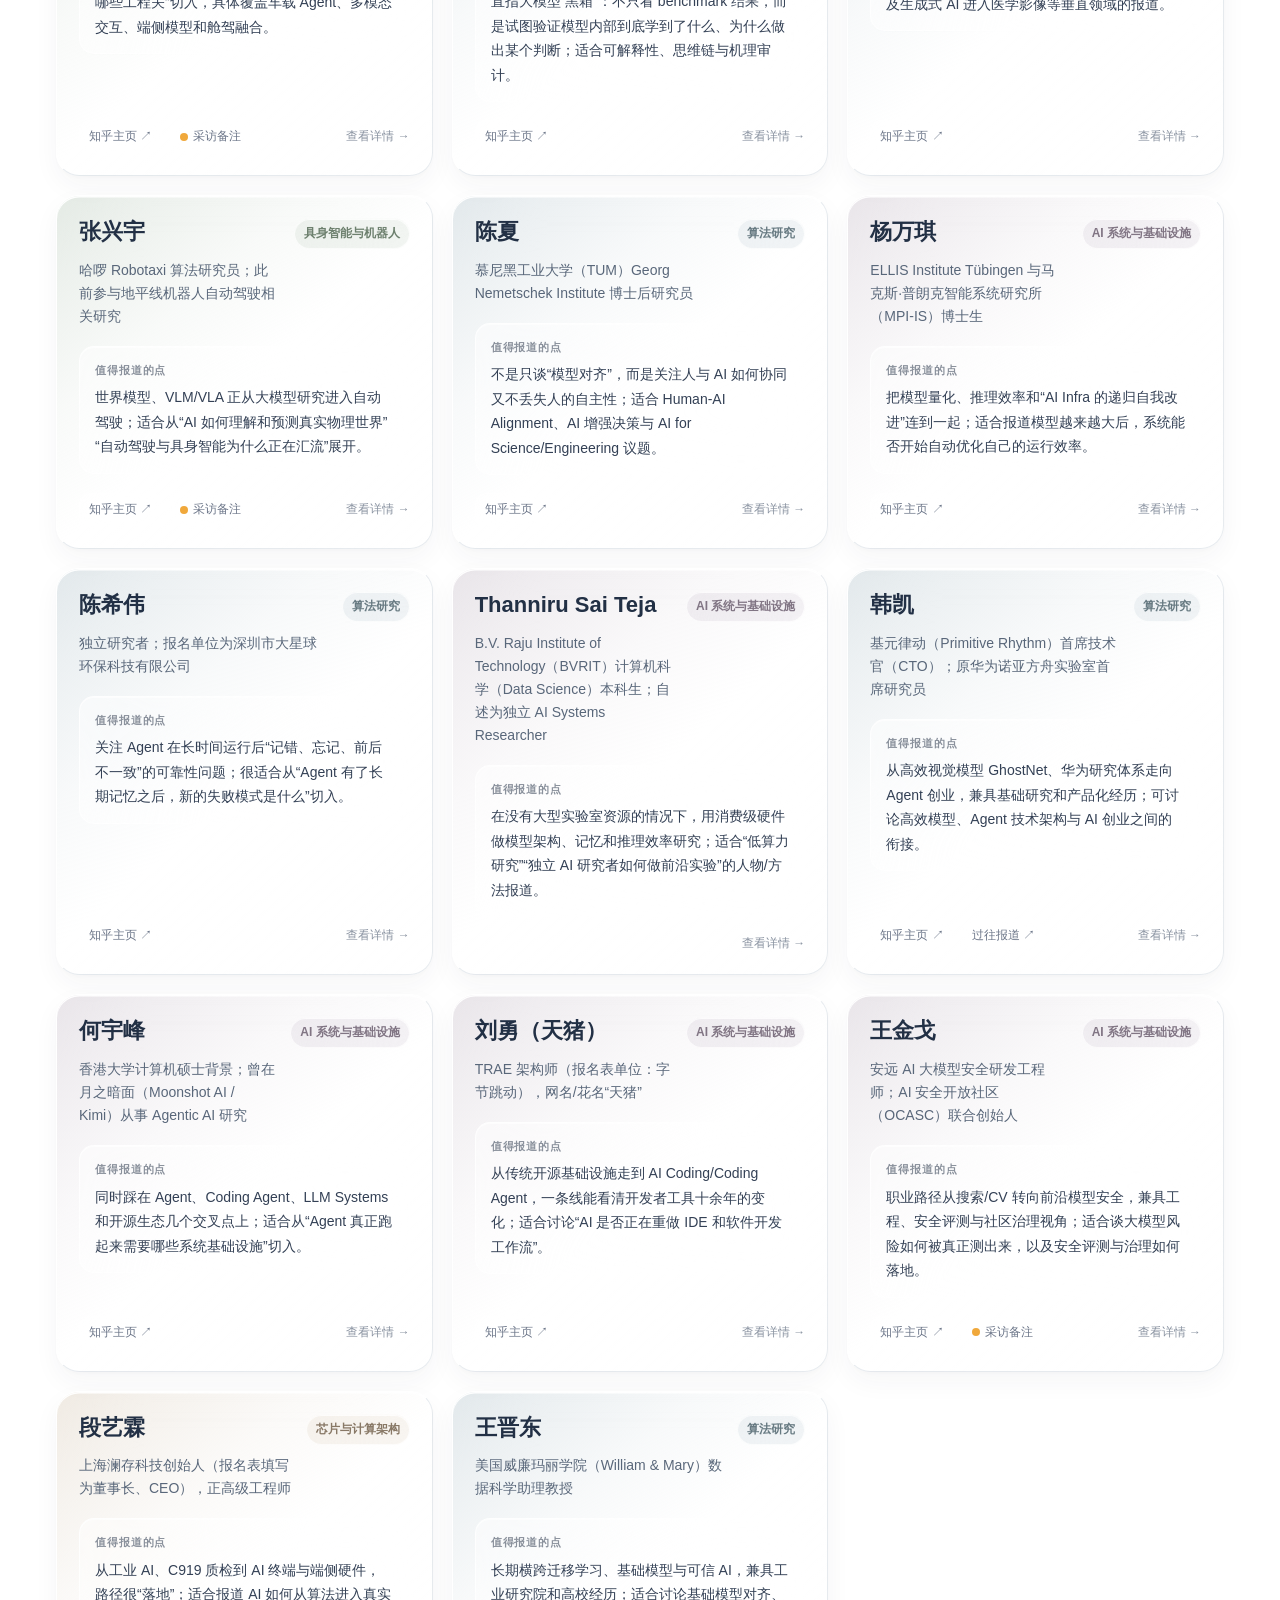
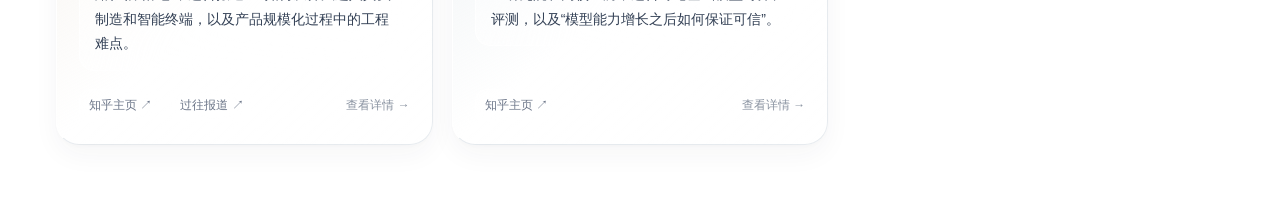
<file: ai-researchers/ai.html>
<!DOCTYPE html>
<html lang="zh-CN">
<head>
<meta charset="utf-8">
<meta name="viewport" content="width=device-width, initial-scale=1">
<meta http-equiv="Cache-Control" content="no-cache, no-store, must-revalidate">
<meta http-equiv="Pragma" content="no-cache">
<meta http-equiv="Expires" content="0">
<title>知乎｜AI 研究者媒体报道候选库</title>
<meta name="description" content="知乎 AI 研究者媒体报道候选库：汇总 AI 研究者背景、研究方向、代表成果与可报道切入点。">
<meta property="og:type" content="website">
<meta property="og:site_name" content="知乎">
<meta property="og:title" content="知乎｜AI 研究者媒体报道候选库">
<meta property="og:description" content="知乎 AI 研究者媒体报道候选库：汇总 AI 研究者背景、研究方向、代表成果与可报道切入点。">
<meta property="og:url" content="https://irisa-coder.github.io/risa/ai-researchers/">
<meta name="twitter:card" content="summary">
<meta name="twitter:title" content="知乎｜AI 研究者媒体报道候选库">
<meta name="twitter:description" content="知乎 AI 研究者媒体报道候选库：汇总 AI 研究者背景、研究方向、代表成果与可报道切入点。">
<link id="appStyle" rel="stylesheet" href="style.css">
<script>
  (function () {
    var bust = Date.now().toString();
    document.getElementById('appStyle').href = 'style.css?v=' + bust;
  })();
</script>
</head>
<body>
<main class="shell">
  <section class="hero">
    <div>
      <a class="back-nav" href="./">← 返回领域选择</a>
      <span class="eyebrow">ZHIHU · AI RESEARCHERS</span>
      <h1>知乎｜AI 研究者媒体报道候选库</h1>
      <p class="lead">基于报名信息整理的研究者名录。可按方向筛选、全文搜索，并在详情中查看研究经历、代表成果、采访意愿与可报道切入点。</p>
    </div>
  </section>

  <section class="toolbar" aria-label="筛选工具">
    <label class="search">
      <svg viewBox="0 0 24 24" fill="none" stroke="currentColor" stroke-width="2"><circle cx="11" cy="11" r="7"></circle><path d="m20 20-3.5-3.5"></path></svg>
      <input id="searchInput" type="search" placeholder="搜索姓名、身份、研究方向、成果或报道切入点…">
    </label>
    <select class="select" id="sortSelect" aria-label="排序方式">
      <option value="upload">按上传时间</option>
      <option value="name">按姓名排序</option>
      <option value="type">按研究方向排序</option>
    </select>
    <button class="sort-order" id="sortOrderBtn" type="button" aria-label="切换上传时间排序">最新优先 ↓</button>
  </section>

  <div class="filter-row" id="filters"></div>
  <div class="meta-line"><span id="resultCount"></span><span>点击卡片查看完整资料</span></div>
  <section class="grid" id="grid"></section>
  <div class="empty" id="empty">没有找到匹配的研究者。可以试试更宽泛的关键词或切换研究方向。</div>
</main>

<div class="modal" id="modal" role="dialog" aria-modal="true" aria-labelledby="dialogTitle">
  <div class="dialog">
    <div class="dialog-head">
      <div>
        <span class="badge" id="dialogBadge"></span>
        <h2 id="dialogTitle"></h2>
        <div class="identity" id="dialogIdentity"></div>
      </div>
      <button class="close" id="closeModal" aria-label="关闭">×</button>
    </div>
    <div id="dialogContent"></div>
  </div>
</div>
<script>
  (function () {
    var files = ['people-1.js', 'people-2.js', 'people-3.js', 'people-4.js', 'people-5.js', 'people-6.js', 'people-7.js', 'people-8.js', 'app.js'];
    var i = 0;
    function loadNext() {
      if (i >= files.length) return;
      var s = document.createElement('script');
      s.src = files[i++] + '?v=' + Date.now();
      s.onload = loadNext;
      document.body.appendChild(s);
    }
    loadNext();
  })();

  if ('serviceWorker' in navigator) {
    window.addEventListener('load', function () {
      navigator.serviceWorker.register('sw.js', { scope: './', updateViaCache: 'none' })
        .then(function (registration) { return registration.update(); })
        .catch(function () {});
    });
  }
</script>
</body>
</html>
</file>
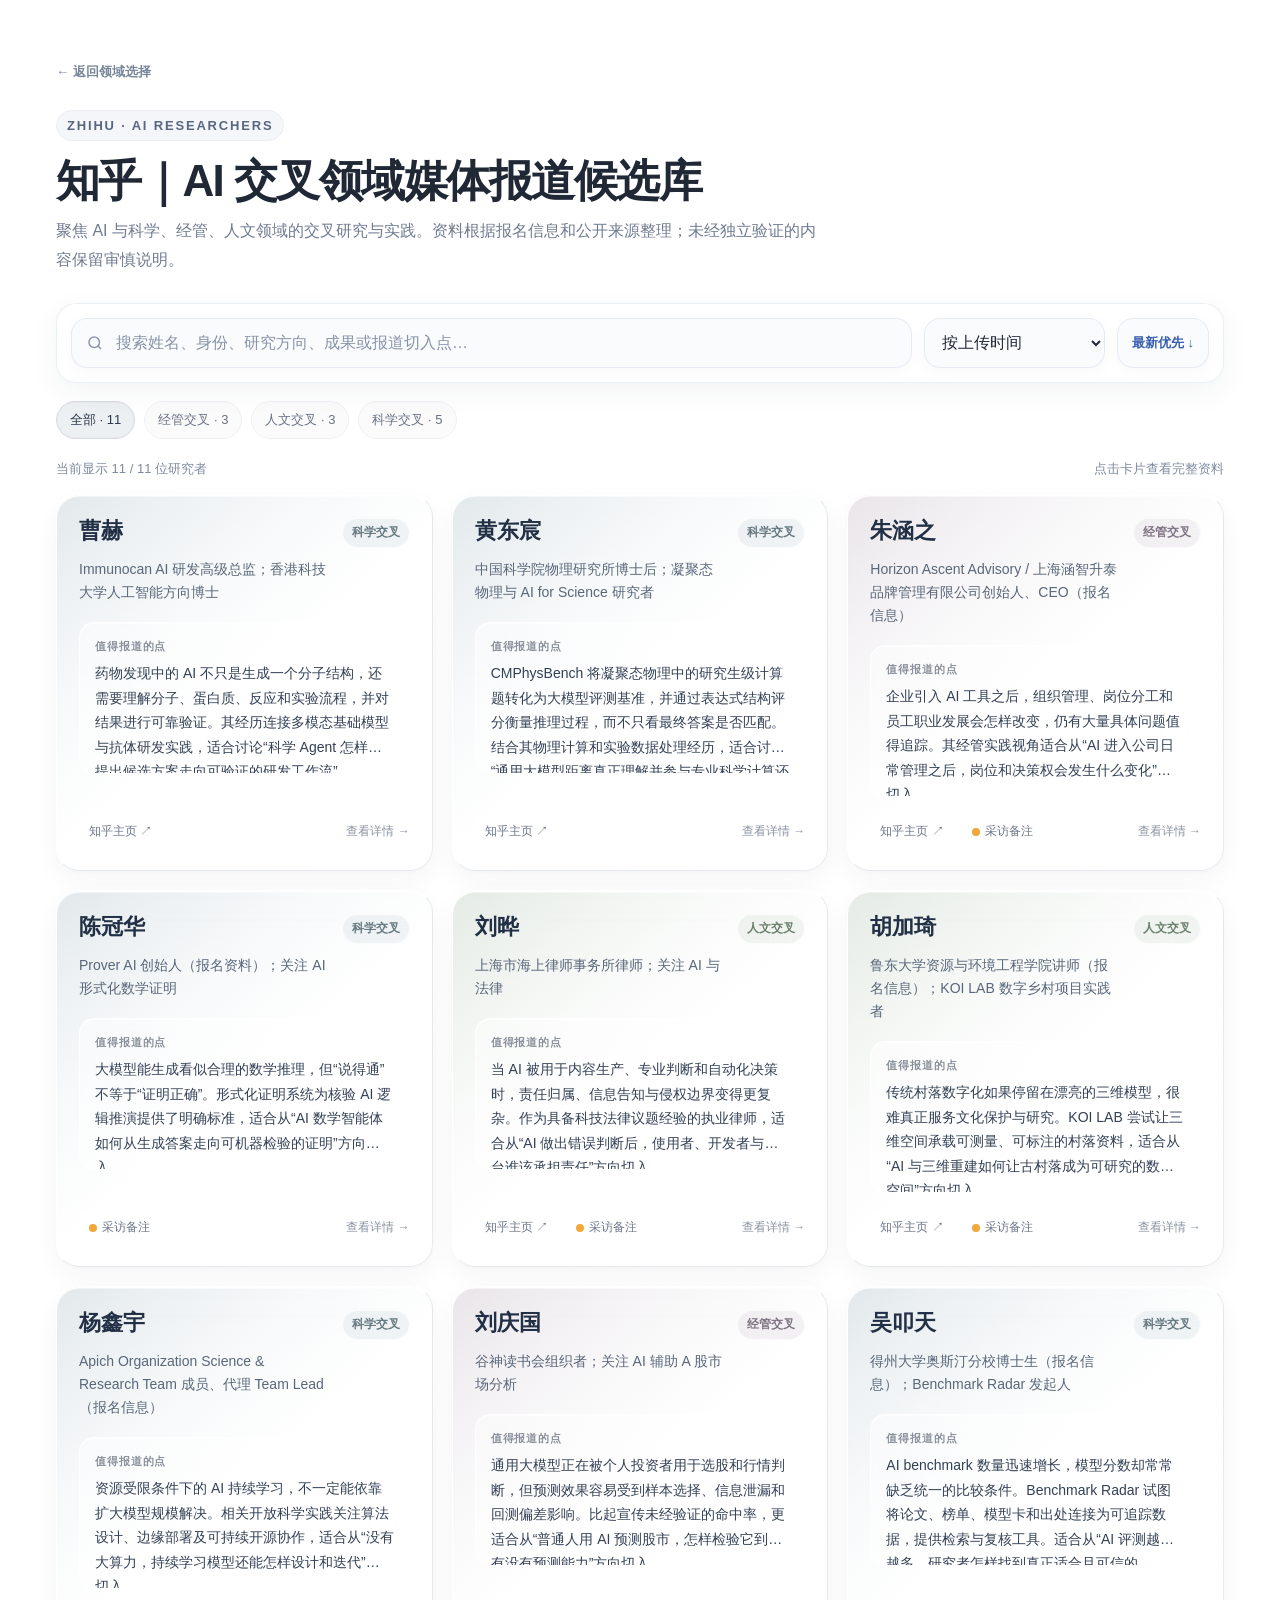
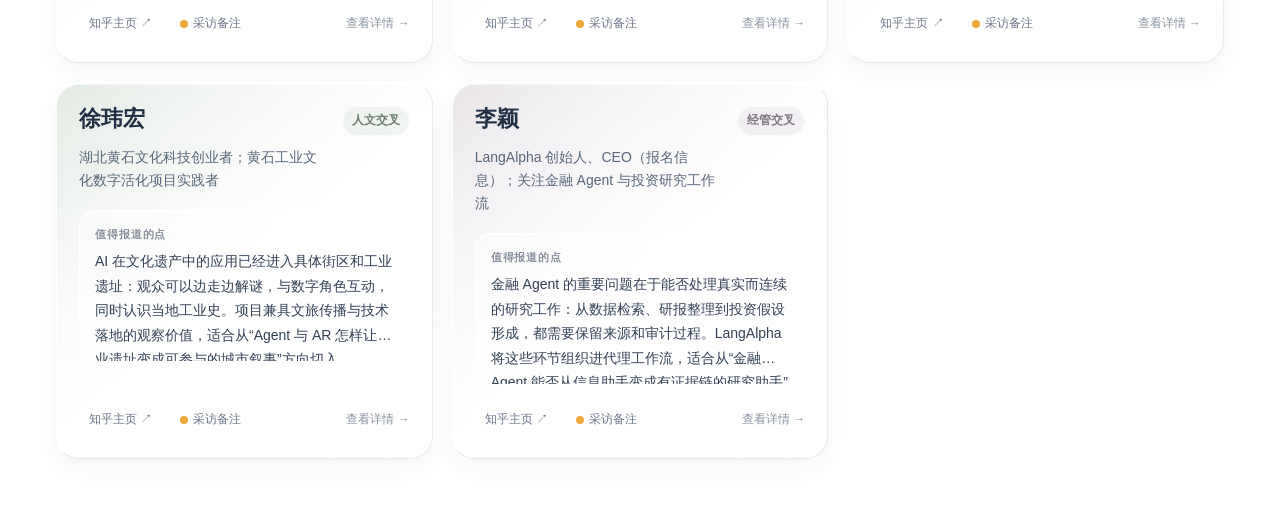
<file: ai-researchers/cross.html>
<!DOCTYPE html>
<html lang="zh-CN">
<head>
<meta charset="utf-8">
<meta name="viewport" content="width=device-width, initial-scale=1">
<meta http-equiv="Cache-Control" content="no-cache, no-store, must-revalidate">
<meta http-equiv="Pragma" content="no-cache">
<meta http-equiv="Expires" content="0">
<title>知乎｜AI 交叉领域媒体报道候选库</title>
<meta name="description" content="知乎 AI 交叉领域采访对象库：涵盖科学、经管、人文与 AI 交叉实践。">
<meta property="og:type" content="website">
<meta property="og:site_name" content="知乎">
<meta property="og:title" content="知乎｜AI 交叉领域媒体报道候选库">
<meta property="og:description" content="知乎 AI 交叉领域采访对象库：涵盖科学、经管、人文与 AI 交叉实践。">
<meta property="og:url" content="https://irisa-coder.github.io/risa/ai-researchers/">
<meta name="twitter:card" content="summary">
<meta name="twitter:title" content="知乎｜AI 交叉领域媒体报道候选库">
<meta name="twitter:description" content="知乎 AI 交叉领域采访对象库：涵盖科学、经管、人文与 AI 交叉实践。">
<link id="appStyle" rel="stylesheet" href="style.css">
<script>
  (function () {
    var bust = Date.now().toString();
    document.getElementById('appStyle').href = 'style.css?v=' + bust;
  })();
</script>
</head>
<body>
<main class="shell">
  <section class="hero">
    <div>
      <a class="back-nav" href="./">← 返回领域选择</a>
      <span class="eyebrow">ZHIHU · AI RESEARCHERS</span>
      <h1>知乎｜AI 交叉领域媒体报道候选库</h1>
      <p class="lead">聚焦 AI 与科学、经管、人文领域的交叉研究与实践。资料根据报名信息和公开来源整理；未经独立验证的内容保留审慎说明。</p>
    </div>
  </section>

  <section class="toolbar" aria-label="筛选工具">
    <label class="search">
      <svg viewBox="0 0 24 24" fill="none" stroke="currentColor" stroke-width="2"><circle cx="11" cy="11" r="7"></circle><path d="m20 20-3.5-3.5"></path></svg>
      <input id="searchInput" type="search" placeholder="搜索姓名、身份、研究方向、成果或报道切入点…">
    </label>
    <select class="select" id="sortSelect" aria-label="排序方式">
      <option value="upload">按上传时间</option>
      <option value="name">按姓名排序</option>
      <option value="type">按研究方向排序</option>
    </select>
    <button class="sort-order" id="sortOrderBtn" type="button" aria-label="切换上传时间排序">最新优先 ↓</button>
  </section>

  <div class="filter-row" id="filters"></div>
  <div class="meta-line"><span id="resultCount"></span><span>点击卡片查看完整资料</span></div>
  <section class="grid" id="grid"></section>
  <div class="empty" id="empty">没有找到匹配的研究者。可以试试更宽泛的关键词或切换研究方向。</div>
</main>

<div class="modal" id="modal" role="dialog" aria-modal="true" aria-labelledby="dialogTitle">
  <div class="dialog">
    <div class="dialog-head">
      <div>
        <span class="badge" id="dialogBadge"></span>
        <h2 id="dialogTitle"></h2>
        <div class="identity" id="dialogIdentity"></div>
      </div>
      <button class="close" id="closeModal" aria-label="关闭">×</button>
    </div>
    <div id="dialogContent"></div>
  </div>
</div>
<script>
  (function () {
    var files = ['cross-people.js', 'cross-app.js'];
    var i = 0;
    function loadNext() {
      if (i >= files.length) return;
      var s = document.createElement('script');
      s.src = files[i++] + '?v=' + Date.now();
      s.onload = loadNext;
      document.body.appendChild(s);
    }
    loadNext();
  })();

  if ('serviceWorker' in navigator) {
    window.addEventListener('load', function () {
      navigator.serviceWorker.register('sw.js', { scope: './', updateViaCache: 'none' })
        .then(function (registration) { return registration.update(); })
        .catch(function () {});
    });
  }
</script>
</body>
</html>
</file>
<file: ai-researchers/style.css>
:root {
  --bg:#f6f8fb;
  --panel:#ffffff;
  --text:#172033;
  --muted:#6d7688;
  --line:#e5e9f0;
  --accent:#2f6df6;
  --accent-soft:#edf3ff;
  --shadow:0 12px 30px rgba(24,39,75,.07);
  --radius:18px;
}
*{box-sizing:border-box}
html{scroll-behavior:smooth}
body{margin:0;font-family:-apple-system,BlinkMacSystemFont,"Segoe UI","PingFang SC","Hiragino Sans GB","Microsoft YaHei",Arial,sans-serif;color:var(--text);background:linear-gradient(180deg,#f3f7ff 0,#f6f8fb 320px)}
button,input,select{font:inherit}a{color:inherit}.shell{max-width:1240px;margin:0 auto;padding:48px 28px 64px}.hero{display:grid;grid-template-columns:minmax(0,1.35fr) minmax(300px,.65fr);gap:28px;align-items:end;margin-bottom:26px}.eyebrow{display:inline-flex;align-items:center;gap:8px;font-size:13px;font-weight:700;letter-spacing:.08em;color:var(--accent);background:var(--accent-soft);padding:7px 10px;border-radius:999px}h1{font-size:42px;line-height:1.12;margin:16px 0 12px;letter-spacing:-.03em}.lead{margin:0;color:var(--muted);font-size:16px;line-height:1.8;max-width:760px}.stats{display:grid;grid-template-columns:repeat(2,1fr);gap:12px}.stat{background:rgba(255,255,255,.82);border:1px solid rgba(229,233,240,.9);box-shadow:var(--shadow);border-radius:16px;padding:16px 18px;backdrop-filter:blur(6px)}.stat b{display:block;font-size:26px;line-height:1.1;margin-bottom:6px}.stat span{font-size:13px;color:var(--muted)}.toolbar{position:sticky;top:0;z-index:20;display:flex;gap:12px;align-items:center;flex-wrap:wrap;background:rgba(246,248,251,.92);backdrop-filter:blur(14px);padding:14px 0 16px;margin-bottom:18px;border-bottom:1px solid rgba(229,233,240,.8)}.search{flex:1 1 340px;display:flex;align-items:center;gap:10px;background:#fff;border:1px solid var(--line);border-radius:14px;padding:0 14px;min-height:46px;box-shadow:0 5px 18px rgba(24,39,75,.04)}.search svg{width:18px;height:18px;color:#8b95a7;flex:0 0 auto}.search input{width:100%;border:0;outline:0;background:transparent;color:var(--text)}.search input::placeholder{color:#9aa3b2}.select{border:1px solid var(--line);background:#fff;border-radius:14px;padding:0 34px 0 13px;min-height:46px;color:var(--text);outline:none}.sort-order{border:1px solid var(--line);background:#fff;color:#365fae;border-radius:14px;padding:0 14px;min-height:46px;cursor:pointer;font-weight:700;font-size:13px;transition:.18s ease}.sort-order:hover{border-color:#c8d7ff;background:#f7faff}.sort-order.inactive,.sort-order:disabled{color:#a1a9b6;background:#f7f8fa;cursor:default;opacity:.72}.filter-row{display:flex;gap:8px;flex-wrap:wrap;margin-bottom:20px}.chip{border:1px solid var(--line);background:#fff;color:#556070;border-radius:999px;padding:8px 12px;cursor:pointer;transition:.18s ease;font-size:13px}.chip:hover{border-color:#c8d7ff;color:#315fc8}.chip.active{background:#1f2c46;color:#fff;border-color:#1f2c46}.meta-line{display:flex;justify-content:space-between;align-items:center;margin:2px 0 16px;color:var(--muted);font-size:13px}.grid{display:grid;grid-template-columns:repeat(3,minmax(0,1fr));gap:16px}.card{display:flex;flex-direction:column;min-height:310px;background:var(--panel);border:1px solid var(--line);border-radius:var(--radius);padding:20px;box-shadow:0 8px 24px rgba(24,39,75,.045);transition:transform .18s ease,box-shadow .18s ease,border-color .18s ease;cursor:pointer;outline:none}.card:hover,.card:focus-visible{transform:translateY(-2px);box-shadow:var(--shadow);border-color:#ced9ec}.card-top{display:flex;justify-content:space-between;gap:14px;align-items:flex-start}.name{font-size:20px;font-weight:800;line-height:1.3;margin:0}.badge{flex:0 0 auto;display:inline-flex;align-items:center;font-size:12px;font-weight:700;padding:6px 9px;border-radius:999px;background:#f1f4f9;color:#526174}.identity{margin:12px 0 0;color:#556070;line-height:1.65;font-size:14px}.angle{margin-top:18px;padding-top:16px;border-top:1px solid var(--line);line-height:1.75;font-size:14px;color:#28364b;display:-webkit-box;-webkit-line-clamp:5;-webkit-box-orient:vertical;overflow:hidden}.angle strong{display:block;color:#8b95a7;font-size:11px;letter-spacing:.08em;margin-bottom:5px}.card-footer{margin-top:auto;padding-top:18px;display:flex;align-items:center;justify-content:space-between;gap:10px}.linkset{display:flex;gap:8px;flex-wrap:wrap}.small-link{display:inline-flex;align-items:center;gap:5px;text-decoration:none;color:#365fae;background:#f3f7ff;border-radius:9px;padding:7px 9px;font-size:12px}.note-dot{width:8px;height:8px;border-radius:50%;background:#f0a83b;display:inline-block}.more{font-size:12px;color:#8b95a7}.empty{display:none;text-align:center;background:#fff;border:1px dashed #ccd4e0;border-radius:18px;padding:56px 20px;color:var(--muted)}.modal{position:fixed;inset:0;z-index:100;background:rgba(18,26,42,.46);display:none;align-items:center;justify-content:center;padding:24px}.modal.open{display:flex}.dialog{width:min(820px,100%);max-height:min(84vh,880px);overflow:auto;background:#fff;border-radius:22px;box-shadow:0 28px 80px rgba(7,18,40,.26);padding:24px}.dialog-head{display:flex;justify-content:space-between;gap:16px;align-items:flex-start;position:sticky;top:-24px;background:#fff;padding:4px 0 14px;border-bottom:1px solid var(--line);z-index:2}.dialog h2{font-size:28px;margin:8px 0 6px}.close{border:0;background:#f2f4f8;width:38px;height:38px;border-radius:50%;cursor:pointer;font-size:22px;color:#5e6878;flex:0 0 auto}.detail-grid{display:grid;grid-template-columns:1fr 1fr;gap:14px;margin-top:18px}.block{border:1px solid var(--line);border-radius:14px;padding:16px}.block.full{grid-column:1/-1}.label{font-size:11px;letter-spacing:.08em;color:#919aaa;font-weight:800;margin-bottom:7px}.value{font-size:14px;line-height:1.8;color:#2d394c;white-space:pre-line}.action-row{display:flex;gap:10px;flex-wrap:wrap;margin-top:18px}.action{display:inline-flex;align-items:center;gap:7px;text-decoration:none;background:#1f2c46;color:#fff;padding:10px 14px;border-radius:11px;font-size:13px;font-weight:700}.action.secondary{background:#edf3ff;color:#2e5ea8}.notice{background:#fff8e7;border:1px solid #f4dfaa;color:#7b5b1c;border-radius:12px;padding:12px 14px;line-height:1.65}.footer-note{margin-top:30px;text-align:center;color:#9aa3b2;font-size:12px}@media (max-width:980px){.hero{grid-template-columns:1fr}.stats{grid-template-columns:repeat(4,1fr)}.grid{grid-template-columns:repeat(2,minmax(0,1fr))}}@media (max-width:680px){.shell{padding:28px 16px 44px}h1{font-size:34px}.stats{grid-template-columns:repeat(2,1fr)}.grid{grid-template-columns:1fr}.detail-grid{grid-template-columns:1fr}.block.full{grid-column:auto}.toolbar{top:0}}@media print{body{background:#fff}.toolbar,.filter-row,.modal,.footer-note{display:none!important}.shell{max-width:none;padding:0}.hero{grid-template-columns:1fr}.grid{grid-template-columns:repeat(2,1fr)}.card{break-inside:avoid;box-shadow:none}}


/* Morandi frosted gradient: category-based, white canvas */
:root{
  --bg:#ffffff;
  --panel:rgba(255,255,255,.72);
  --text:#202735;
  --muted:#687284;
  --line:#e9ebf2;
  --shadow:0 12px 30px rgba(39,50,65,.055);
  --radius:23px;
}
html,body{background:#fff}
.shell{max-width:1220px;padding:54px 26px 72px}
.hero{margin-bottom:28px}
.eyebrow{
  color:#586780;
  background:#f4f6fa;
  border:1px solid #eceef4;
  letter-spacing:.14em;
}
h1{font-size:44px;line-height:1.1;letter-spacing:-.035em}
.lead{color:#6f7b91}
.toolbar{
  background:rgba(255,255,255,.82);
  border:1px solid rgba(232,237,244,.88);
  border-radius:20px;
  padding:14px;
  box-shadow:0 9px 30px rgba(43,56,75,.055),inset 0 1px 0 rgba(255,255,255,.94);
  -webkit-backdrop-filter:blur(30px) saturate(145%);
  backdrop-filter:blur(30px) saturate(145%);
}
.search,.select,.sort-order{
  background:rgba(249,250,253,.76);
  border:1px solid rgba(226,231,240,.82);
  border-radius:16px;
  min-height:50px;
  box-shadow:0 5px 17px rgba(31,41,55,.028);
  -webkit-backdrop-filter:blur(24px);
  backdrop-filter:blur(24px);
}
.search input::placeholder{color:#8893a8}
.sort-order:hover:not(:disabled){background:#f3f5f8;border-color:#dfe5ed}
.filter-row{gap:9px;margin-top:3px;margin-bottom:21px}
.filter-row .chip{
  background:rgba(251,251,252,.92);
  color:#687184;
  border:1px solid #edf0f3;
  box-shadow:none;
  padding:9px 13px;
  -webkit-backdrop-filter:blur(18px);
  backdrop-filter:blur(18px);
}
.filter-row .chip.active{
  background:#edf0f3;
  color:#2e394c;
  border-color:#d6dce3;
  box-shadow:inset 0 0 0 1px rgba(76,91,108,.04);
}
.filter-row .chip:hover:not(.active){background:#f4f6f8;border-color:#e3e8ee}
.meta-line{color:#7f8aa0}
.grid{gap:19px}
.grid .card{
  --wash:201,212,218;
  --ink:#647781;
  position:relative;
  isolation:isolate;
  overflow:hidden;
  min-height:310px;
  padding:22px;
  border-radius:23px;
  background:linear-gradient(139deg,
    rgba(var(--wash),.49) 0%,
    rgba(var(--wash),.32) 13%,
    rgba(var(--wash),.12) 32%,
    rgba(255,255,255,.82) 52%,
    rgba(255,255,255,.92) 100%);
  border:1px solid rgba(228,232,237,.88);
  border-top-color:rgba(255,255,255,.99);
  border-left-color:rgba(255,255,255,.96);
  -webkit-backdrop-filter:blur(40px) saturate(108%);
  backdrop-filter:blur(40px) saturate(108%);
  box-shadow:inset 0 1.5px 0 rgba(255,255,255,.94),
    0 10px 27px rgba(39,50,65,.042),
    0 2px 6px rgba(39,50,65,.025);
  transition:transform .2s ease,box-shadow .2s ease,border-color .2s ease;
}
.grid .card::after{
  content:"";
  position:absolute;
  z-index:0;
  height:1px;
  top:0;
  left:8%;
  right:8%;
  background:linear-gradient(90deg,transparent,rgba(255,255,255,.92),transparent);
  pointer-events:none;
}
.grid .card > *{position:relative;z-index:1}
.grid .card.tone-algorithm{--wash:196,209,215;--ink:#667981}
.grid .card.tone-infra{--wash:210,202,211;--ink:#817584}
.grid .card.tone-embodied{--wash:200,213,201;--ink:#6d806e}
.grid .card.tone-hardware{--wash:224,213,198;--ink:#887866}
.grid .card.tone-neutral{--wash:214,217,218;--ink:#777f82}
.grid .card:hover,.grid .card:focus-visible{
  z-index:3;
  transform:translateY(-6px) scale(1.025);
  border-color:rgba(214,222,231,.94);
  box-shadow:inset 0 1.5px 0 rgba(255,255,255,.99),
    0 24px 48px rgba(35,46,63,.11),
    0 8px 18px rgba(35,46,63,.045);
}
.grid .card .name{font-size:22px;color:#223045}
.grid .card .identity{color:#59677a}
.grid .card .badge{
  background:rgba(var(--wash),.24);
  color:var(--ink);
  border:1px solid rgba(255,255,255,.72);
  border-radius:999px;
  box-shadow:inset 0 1px 0 rgba(255,255,255,.75);
  -webkit-backdrop-filter:blur(16px);
  backdrop-filter:blur(16px);
}
.grid .card .angle{
  margin-top:18px;
  padding:14px 15px;
  border-radius:15px;
  background:rgba(255,255,255,.59);
  border:1px solid rgba(255,255,255,.81);
  box-shadow:inset 0 1px 0 rgba(255,255,255,.64);
  color:#334055;
  -webkit-backdrop-filter:blur(26px) saturate(145%);
  backdrop-filter:blur(26px) saturate(145%);
}
.grid .card .angle strong{color:#8a919c}
.grid .card .small-link{
  background:rgba(255,255,255,.58);
  color:#6b7588;
  border:1px solid rgba(255,255,255,.77);
  border-radius:12px;
  -webkit-backdrop-filter:blur(18px);
  backdrop-filter:blur(18px);
}
.grid .card .more{color:#8a93a1}
.empty{background:#fafbfe;border-color:#e4e9f2}
.modal{
  background:rgba(22,30,45,.23);
  -webkit-backdrop-filter:blur(10px);
  backdrop-filter:blur(10px);
}
.dialog{
  background:rgba(255,255,255,.77);
  border:1px solid rgba(255,255,255,.92);
  border-radius:28px;
  -webkit-backdrop-filter:blur(38px) saturate(160%);
  backdrop-filter:blur(38px) saturate(160%);
  box-shadow:inset 0 1px 0 rgba(255,255,255,.94),
    0 30px 78px rgba(31,44,67,.22);
}
.dialog-head{
  position:relative;
  top:auto;
  padding:4px 0 16px;
  background:transparent;
  border-bottom:1px solid rgba(132,145,158,.14);
  -webkit-backdrop-filter:none;
  backdrop-filter:none;
}
.dialog h2{color:#223045}
.close{
  background:rgba(255,255,255,.58);
  border:1px solid rgba(255,255,255,.76);
}
.block{
  background:rgba(255,255,255,.47);
  border:1px solid rgba(236,240,247,.85);
  border-radius:20px;
}
.notice{
  background:rgba(255,248,232,.71);
  border:1px solid rgba(246,227,184,.81);
  color:#755a2f;
}
.action{
  background:rgba(240,246,255,.93);
  border:1px solid #dce5f4;
  color:#2f446f;
}
.action.secondary{background:rgba(240,246,255,.83);color:#2f446f}
@media(max-width:680px){
  .shell{padding:28px 16px 48px}
  h1{font-size:34px}
  .toolbar{padding:12px;border-radius:18px}
  .grid .card{border-radius:21px}
}
@media print{
  .grid .card{background:#fff;box-shadow:none;-webkit-backdrop-filter:none;backdrop-filter:none}
  .grid .card::after{display:none}
}

/* Subtle floating-card interaction */
.grid .card{
  transform-origin:center center;
  transition:transform .24s cubic-bezier(.2,.8,.2,1),
    box-shadow .24s ease,border-color .24s ease;
}
.grid .card .badge{
  transition:background-color .24s ease,border-color .24s ease;
}
.grid .card .more{
  transition:color .24s ease,transform .24s ease;
}
.grid .card:hover .badge,.grid .card:focus-visible .badge{
  background:rgba(var(--wash),.36);
  border-color:rgba(255,255,255,.96);
}
.grid .card:hover .more,.grid .card:focus-visible .more{
  color:#52647b;
  transform:translateX(3px);
}
@media (prefers-reduced-motion:reduce){
  .grid .card,.grid .card .badge,.grid .card .more{transition:none}
  .grid .card:hover,.grid .card:focus-visible{transform:none}
  .grid .card:hover .more,.grid .card:focus-visible .more{transform:none}
}

/* Cross-section navigation */
.back-nav{display:table;margin:0 0 20px;text-decoration:none;color:#788699;font-size:13px;font-weight:650;padding:9px 0;transition:color .2s ease}
.back-nav:hover,.back-nav:focus-visible{color:#2b4c75;text-decoration:underline}
</file>
